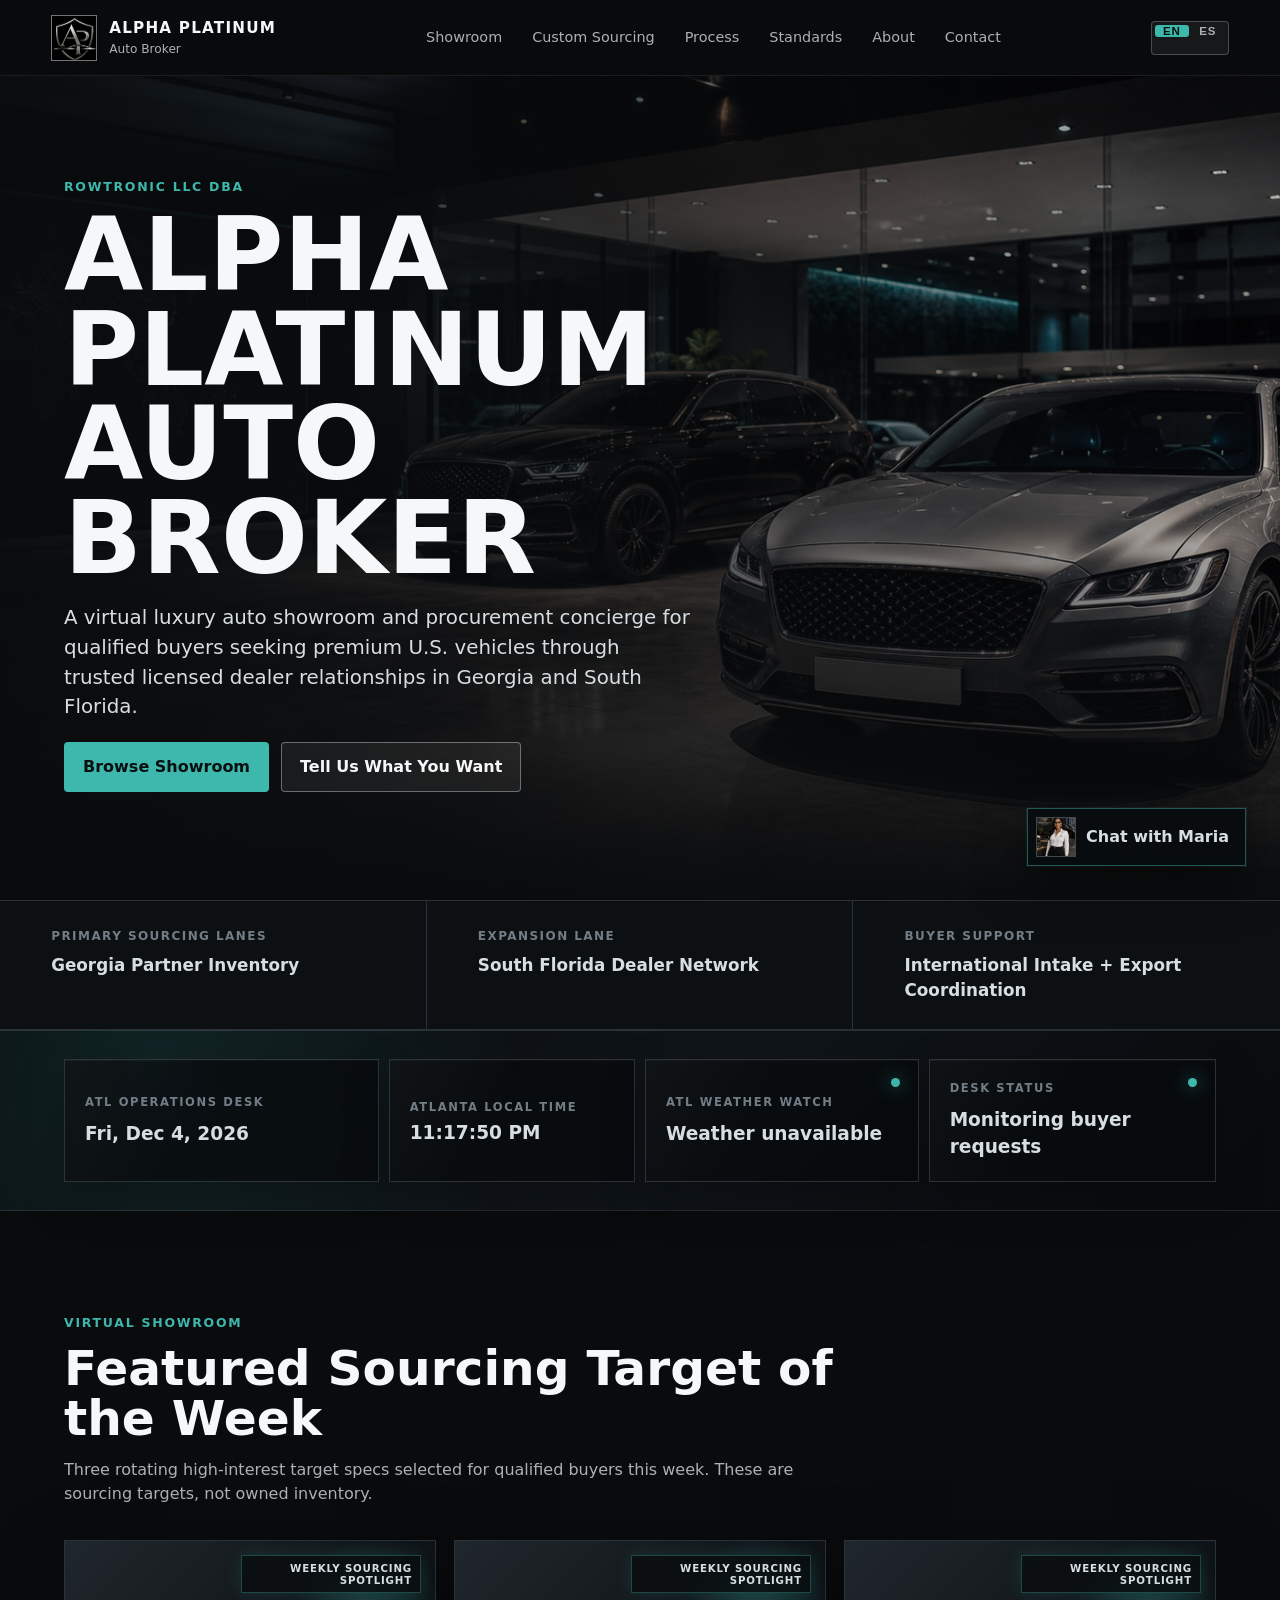
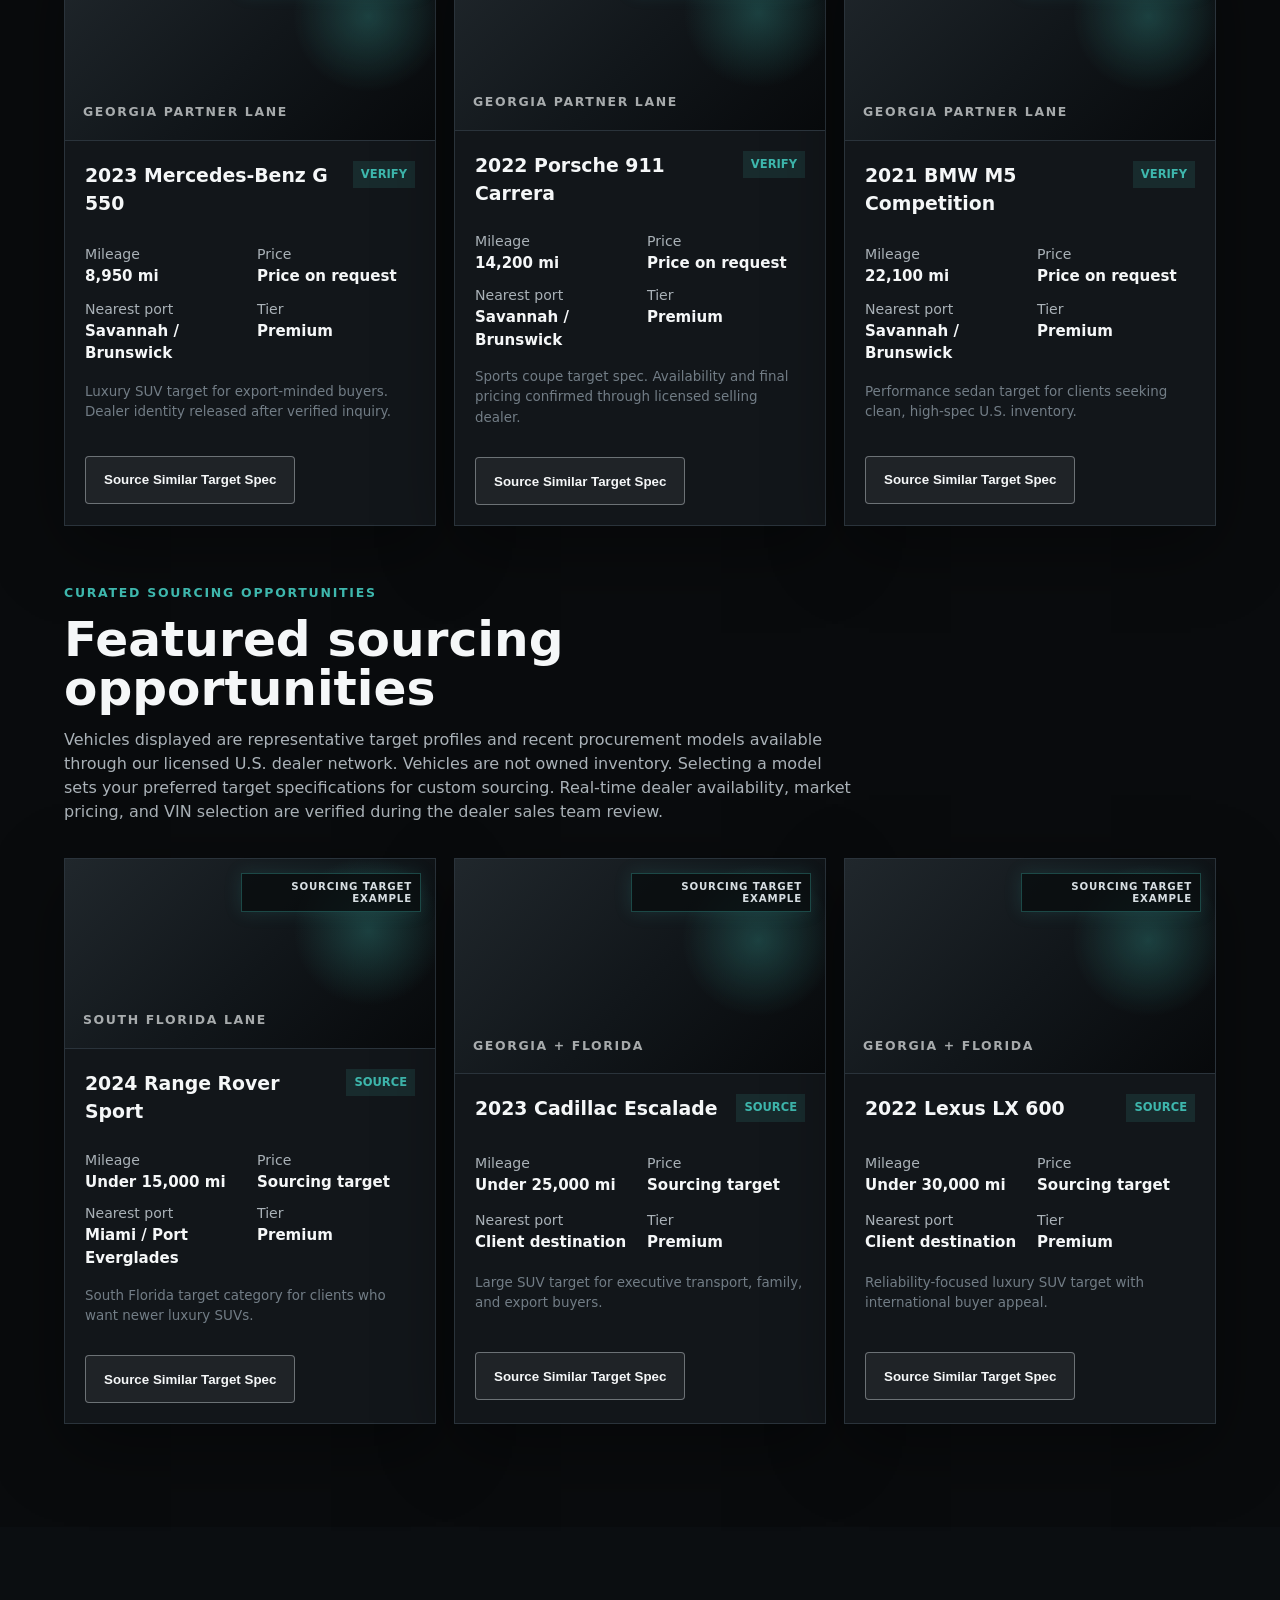
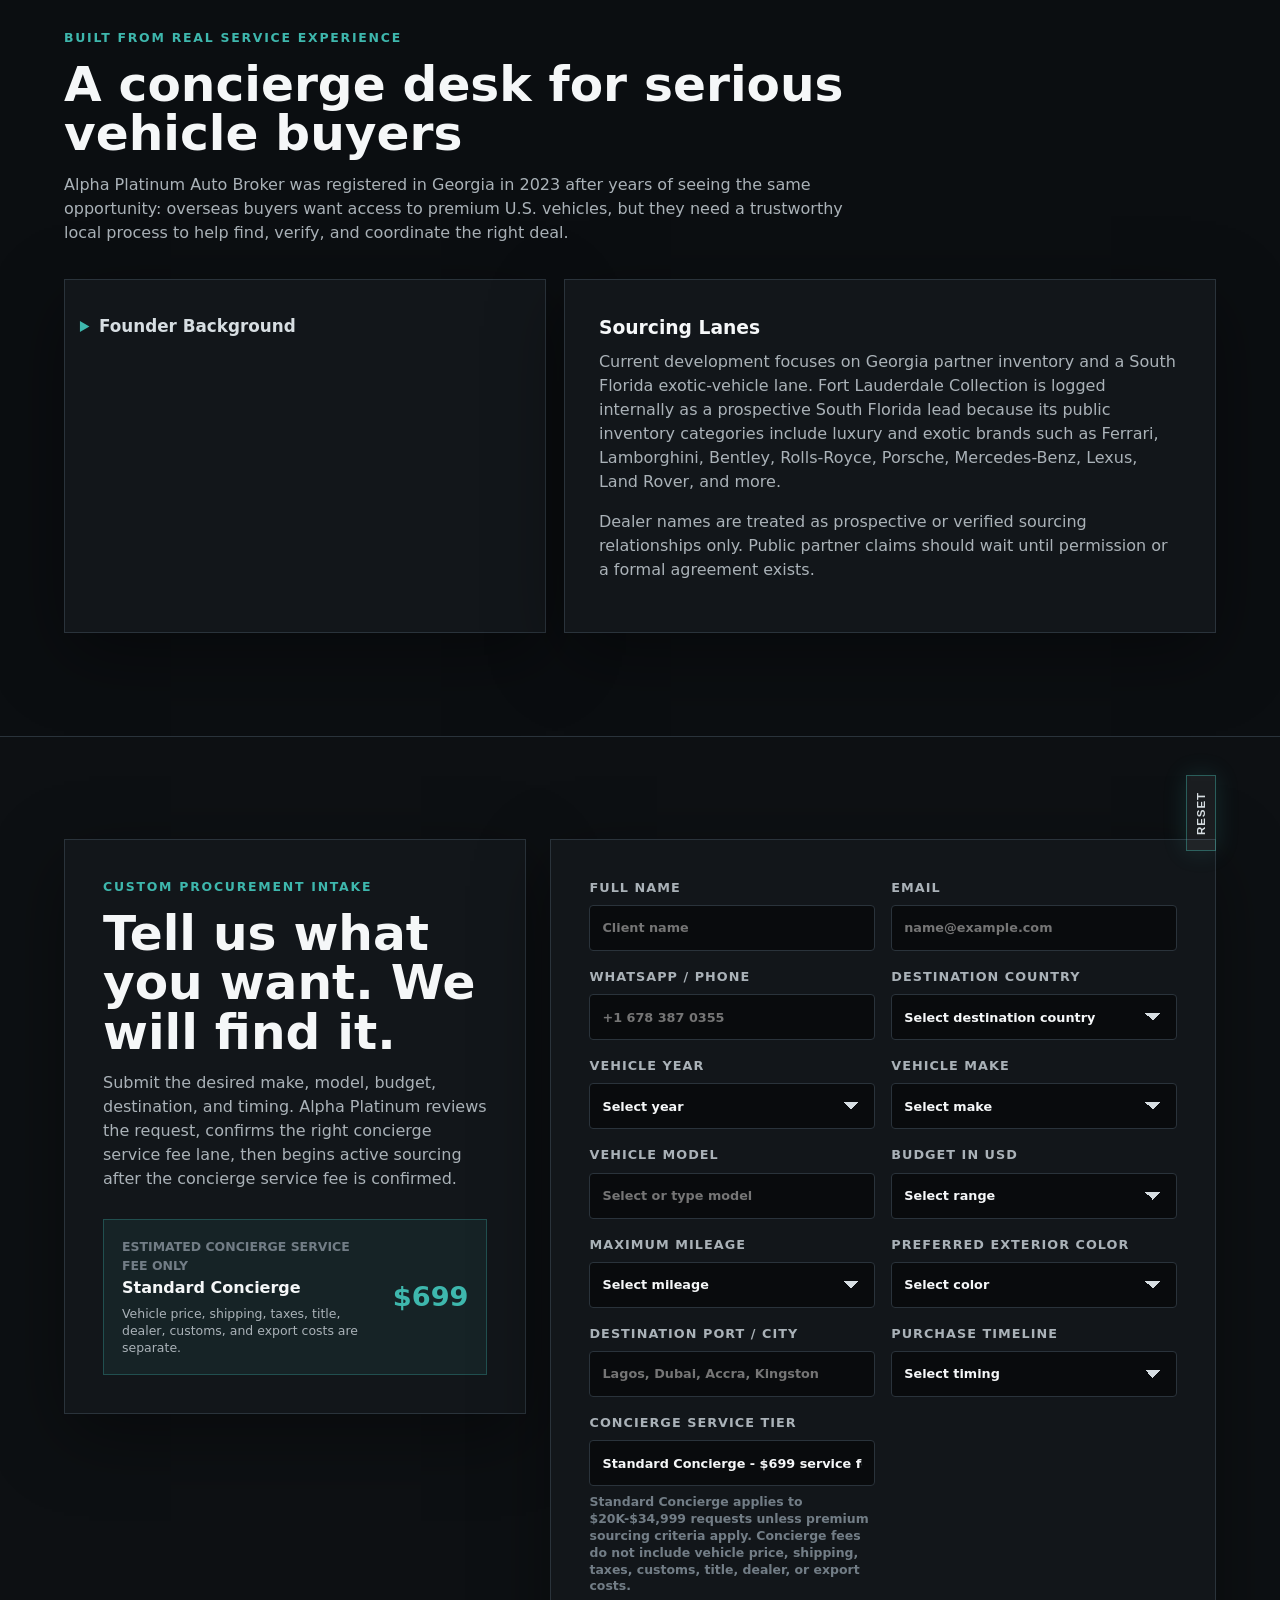
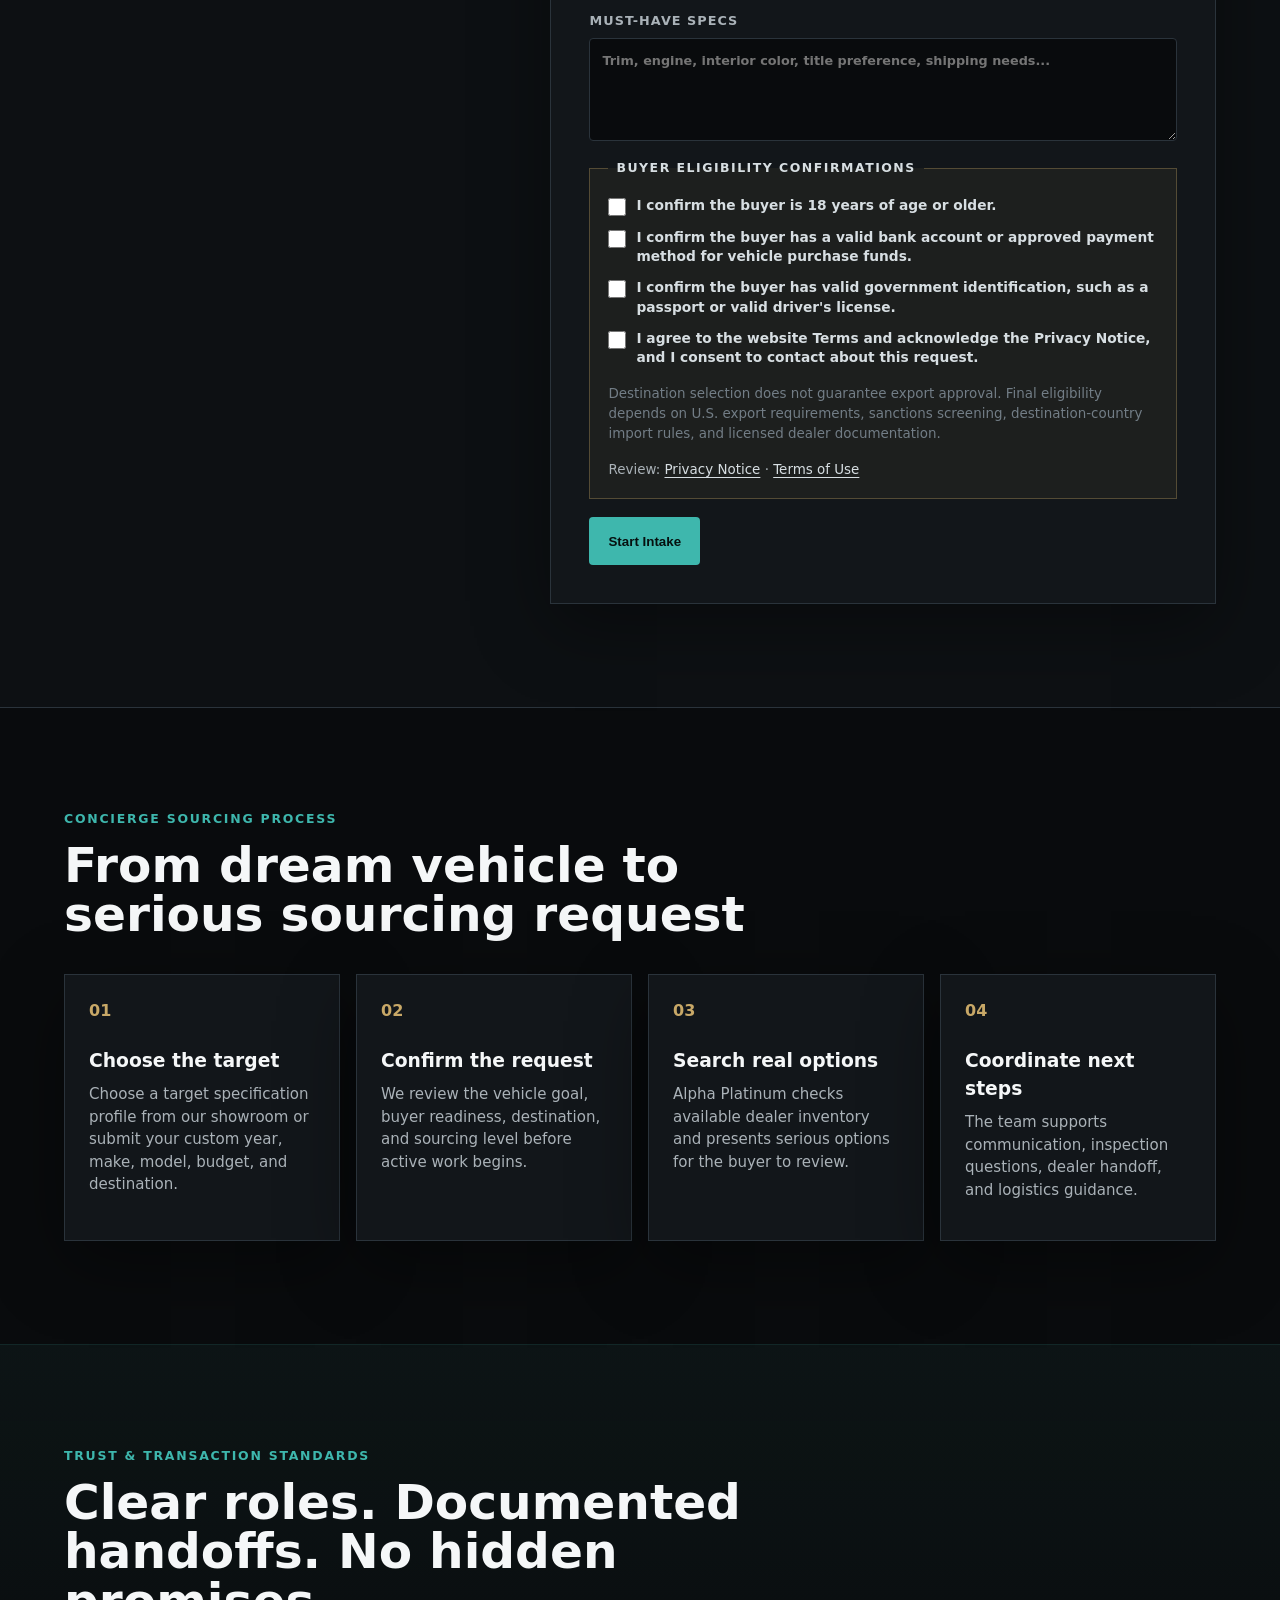
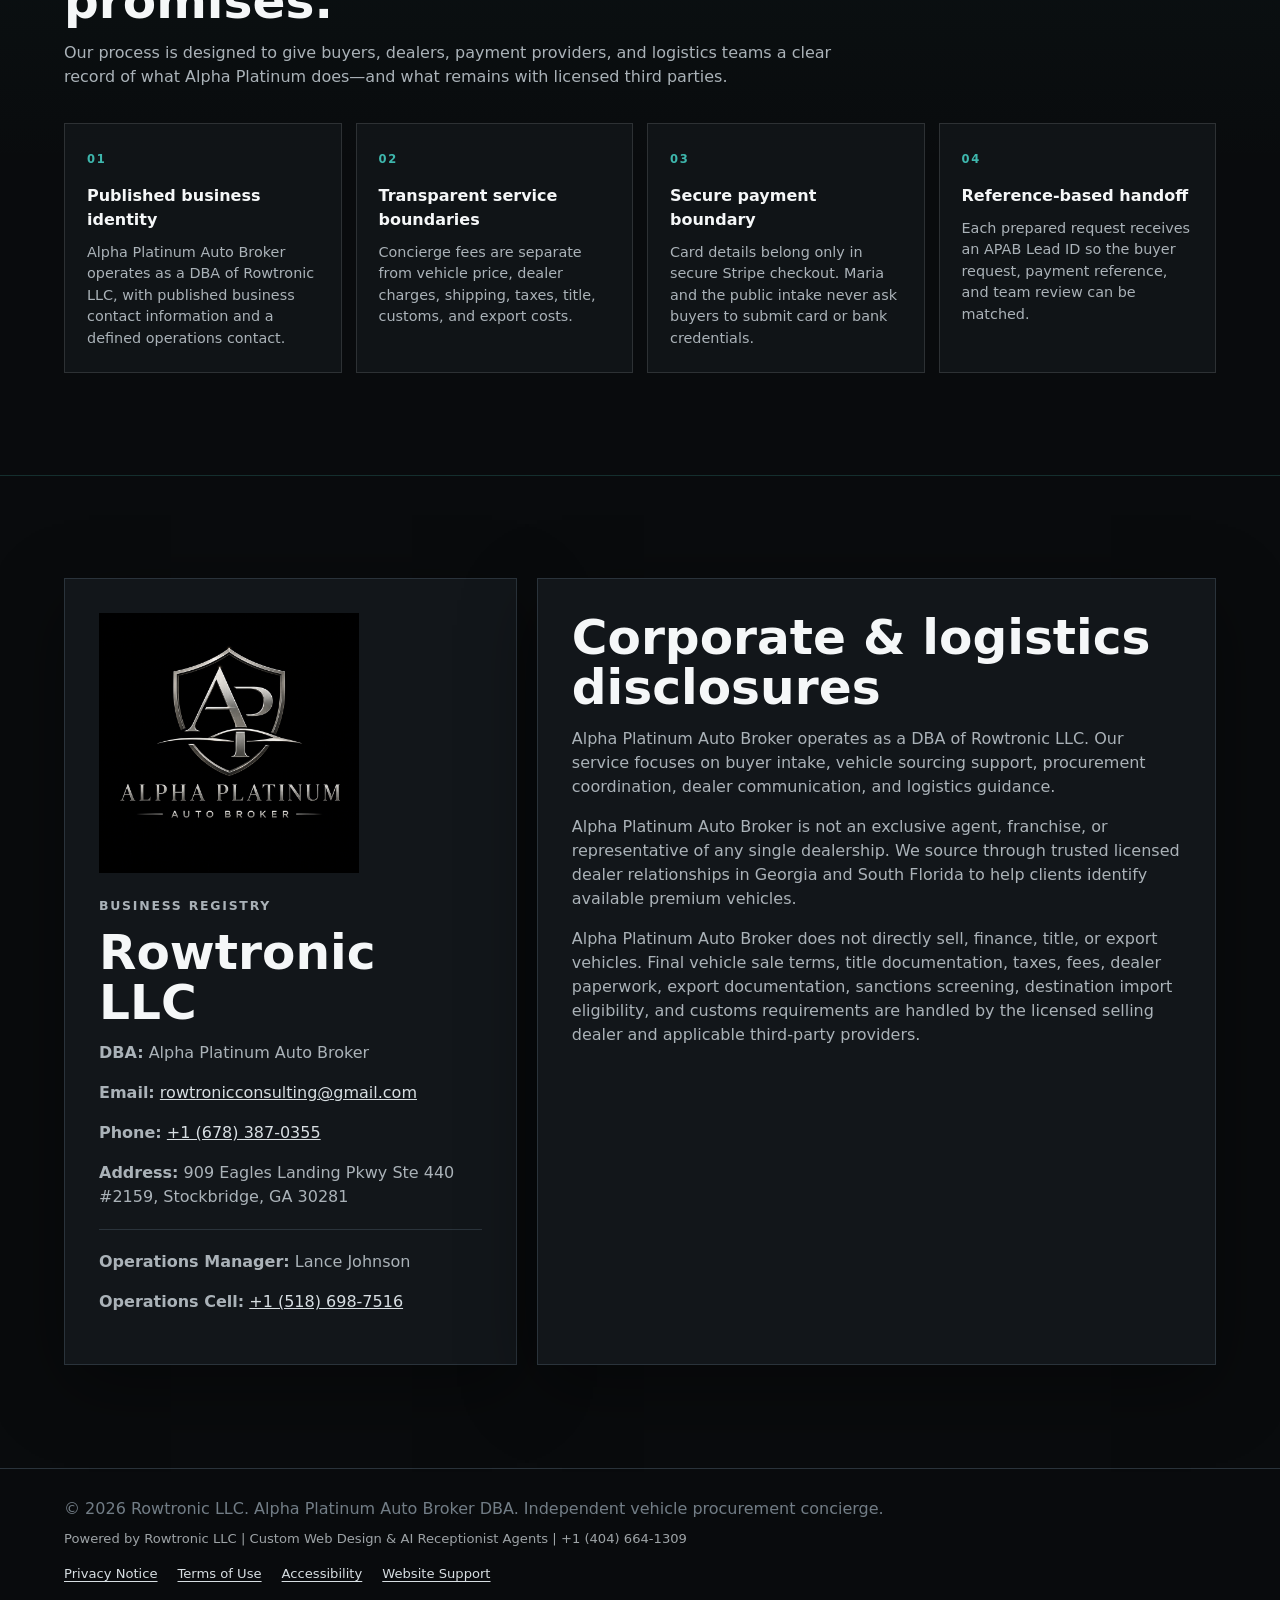
<file: index.html>
<!DOCTYPE html>
<html lang="en">
<head>
  <meta charset="UTF-8">
  <meta name="viewport" content="width=device-width, initial-scale=1.0">
  <title>Alpha Platinum Auto Broker | Premium Vehicle Procurement Concierge</title>
  <meta name="description" content="Alpha Platinum Auto Broker helps qualified buyers source premium U.S. vehicles through licensed dealer relationships in Georgia and South Florida.">
  <meta name="theme-color" content="#090b0d">
  <meta name="referrer" content="strict-origin-when-cross-origin">
  <meta name="robots" content="index,follow,max-image-preview:large">
  <meta property="og:type" content="website">
  <meta property="og:site_name" content="Alpha Platinum Auto Broker">
  <meta property="og:title" content="Alpha Platinum Auto Broker | Premium Vehicle Procurement Concierge">
  <meta property="og:description" content="Premium U.S. vehicle sourcing support for qualified domestic and international buyers.">
  <meta property="og:url" content="https://alphaplatinumautobroker.com/">
  <meta property="og:image" content="https://alphaplatinumautobroker.com/showroom-hero.png">
  <meta name="twitter:card" content="summary_large_image">
  <link rel="canonical" href="https://alphaplatinumautobroker.com/">
  <link rel="icon" type="image/png" href="alpha-platinum-mark.png">
  <link rel="manifest" href="site.webmanifest">
  <link rel="preload" href="showroom-hero.png" as="image">
  <link rel="stylesheet" href="styles.css?v=20261016-institution-ready">
</head>
<body>
  <a class="skip-link" href="#main-content">Skip to main content</a>
  <header class="topbar">
    <a class="brand" href="#main-content" aria-label="Alpha Platinum Auto Broker home">
      <span class="brand-mark">
        <img src="alpha-platinum-mark.png" alt="" aria-hidden="true">
      </span>
      <span>
        <strong>Alpha Platinum</strong>
        <small>Auto Broker</small>
      </span>
    </a>
    <nav class="nav" aria-label="Main navigation">
      <a href="#showroom">Showroom</a>
      <a href="#source">Custom Sourcing</a>
      <a href="#process">Process</a>
      <a href="#standards">Standards</a>
      <a href="#about">About</a>
      <a href="#contact">Contact</a>
    </nav>
    <button class="language-toggle" type="button" aria-label="Language toggle">
      <span class="active" data-lang="en">EN</span>
      <span data-lang="es">ES</span>
    </button>
  </header>

  <main id="main-content">
    <section class="hero" aria-labelledby="hero-title">
      <img class="hero-image" src="showroom-hero.png" alt="Dark premium vehicle showroom with luxury cars">
      <div class="hero-overlay"></div>
      <div class="hero-content">
        <p class="eyebrow">Rowtronic LLC DBA</p>
        <h1 id="hero-title">Alpha Platinum Auto Broker</h1>
        <p class="hero-copy">A virtual luxury auto showroom and procurement concierge for qualified buyers seeking premium U.S. vehicles through trusted licensed dealer relationships in Georgia and South Florida.</p>
        <div class="hero-actions">
          <a class="button primary" href="#showroom">Browse Showroom</a>
          <a class="button secondary" href="#source">Tell Us What You Want</a>
        </div>
      </div>
    </section>

    <section class="region-strip" aria-label="Service regions">
      <div>
        <span>Primary sourcing lanes</span>
        <strong>Georgia Partner Inventory</strong>
      </div>
      <div>
        <span>Expansion lane</span>
        <strong>South Florida Dealer Network</strong>
      </div>
      <div>
        <span>Buyer support</span>
        <strong>International Intake + Export Coordination</strong>
      </div>
    </section>

    <section class="atl-widget" aria-label="Atlanta operations desk time and weather">
      <div class="atl-widget-panel atl-widget-head">
        <span id="atlWidgetLabel">ATL operations desk</span>
        <strong id="atlDate">Loading date...</strong>
      </div>
      <div class="atl-widget-panel atl-time-panel">
        <span id="atlTimeLabel">Atlanta local time</span>
        <strong id="atlTime">--:--</strong>
      </div>
      <div class="atl-widget-panel atl-weather-panel">
        <span id="atlWeatherLabel">ATL weather watch</span>
        <strong id="atlWeather">Checking...</strong>
      </div>
      <div class="atl-widget-panel atl-status-panel">
        <span id="atlStatusLabel">Desk status</span>
        <strong id="atlStatus">Monitoring buyer requests</strong>
      </div>
    </section>

    <section class="section" id="showroom">
      <div class="section-heading">
        <p class="eyebrow" id="showroomEyebrow">Virtual Showroom</p>
        <h2 id="weeklyTitle">Featured Sourcing Target of the Week</h2>
        <p id="weeklyCopy">Three rotating high-interest target specs selected for qualified buyers this week. These are sourcing targets, not owned inventory.</p>
      </div>
      <div class="inventory-grid weekly-grid" id="weeklyGrid" aria-live="polite"></div>
      <div class="section-heading showroom-secondary-heading">
        <p class="eyebrow" id="opportunityEyebrow">Curated Sourcing Opportunities</p>
        <h2 id="showroomTitle">Featured sourcing opportunities</h2>
        <p id="showroomDisclaimer">Vehicles displayed are representative target profiles and recent procurement models available through our licensed U.S. dealer network. Vehicles are not owned inventory. Selecting a model sets your preferred target specifications for custom sourcing. Real-time dealer availability, market pricing, and VIN selection are verified during the dealer sales team review.</p>
      </div>
      <div class="inventory-grid" id="inventoryGrid" aria-live="polite"></div>
    </section>

    <section class="section about-section" id="about">
      <div class="section-heading">
        <p class="eyebrow">Built From Real Service Experience</p>
        <h2>A concierge desk for serious vehicle buyers</h2>
        <p>Alpha Platinum Auto Broker was registered in Georgia in 2023 after years of seeing the same opportunity: overseas buyers want access to premium U.S. vehicles, but they need a trustworthy local process to help find, verify, and coordinate the right deal.</p>
      </div>
      <div class="about-grid">
        <details class="about-story">
          <summary>Founder Background</summary>
          <div>
            <p>The foundation is more than 25 years of customer service, logistics, field support, and dispatch experience across New York, South Florida, and Atlanta. That includes bus operations with Adirondack and New York Transit in Albany, nine years as a Dish Network installer and lead technician in South Florida, and more than 16 years as a technician and dispatcher with Prime Rangers Inc. in Atlanta.</p>
            <p>The original spark came from a 2018 ATL Airport ride conversation about international demand for American vehicles. The business sat quiet after registration, then came back to life in 2026 as high-end dealer inventory started appearing through trusted local relationships.</p>
          </div>
        </details>
        <article class="partner-lanes">
          <h3>Sourcing Lanes</h3>
          <p>Current development focuses on Georgia partner inventory and a South Florida exotic-vehicle lane. Fort Lauderdale Collection is logged internally as a prospective South Florida lead because its public inventory categories include luxury and exotic brands such as Ferrari, Lamborghini, Bentley, Rolls-Royce, Porsche, Mercedes-Benz, Lexus, Land Rover, and more.</p>
          <p>Dealer names are treated as prospective or verified sourcing relationships only. Public partner claims should wait until permission or a formal agreement exists.</p>
        </article>
      </div>
    </section>

    <section class="split-section" id="source">
      <div class="source-panel">
        <p class="eyebrow">Custom Procurement Intake</p>
        <h2>Tell us what you want. We will find it.</h2>
        <p>Submit the desired make, model, budget, destination, and timing. Alpha Platinum reviews the request, confirms the right concierge service fee lane, then begins active sourcing after the concierge service fee is confirmed.</p>
        <div class="fee-box">
          <div>
            <span>Estimated concierge service fee only</span>
            <strong id="feeLabel">Standard Concierge</strong>
            <small id="feeBoundary">Vehicle price, shipping, taxes, title, dealer, customs, and export costs are separate.</small>
          </div>
          <strong id="feeAmount">$699</strong>
        </div>
      </div>

      <form class="intake-form" id="intakeForm">
        <div class="form-grid">
          <label>
            Full name
            <input id="fullName" name="fullName" autocomplete="name" required placeholder="Client name">
          </label>
          <label>
            Email
            <input id="email" name="email" type="email" autocomplete="email" required placeholder="name@example.com">
          </label>
          <label>
            WhatsApp / phone
            <input id="phone" name="phone" type="tel" autocomplete="tel" required placeholder="+1 678 387 0355">
          </label>
          <label>
            Destination country
            <select id="country" name="country" autocomplete="country-name" required>
              <option value="">Select destination country</option>
            </select>
          </label>
          <label>
            Vehicle year
            <select id="vehicleYear" name="vehicleYear" required>
              <option value="">Select year</option>
              <option>2027</option>
              <option>2026</option>
              <option>2025</option>
              <option>2024</option>
              <option>2023</option>
              <option>2022</option>
              <option>2021</option>
              <option>2020</option>
              <option>2019</option>
            </select>
          </label>
          <label>
            Vehicle make
            <select id="vehicleMake" name="vehicleMake" required>
              <option value="">Select make</option>
            </select>
          </label>
          <label>
            Vehicle model
            <input id="vehicleModel" name="vehicleModel" list="modelOptions" required placeholder="Select or type model">
            <datalist id="modelOptions"></datalist>
          </label>
          <label>
            Budget in USD
            <select id="budget" name="budget" required>
              <option value="">Select range</option>
              <option>$20,000 - $34,999</option>
              <option>$35,000 - $60,000</option>
              <option>$60,000 - $120,000</option>
              <option>$120,000+ team review</option>
            </select>
          </label>
          <label>
            Maximum mileage
            <select id="maxMileage" name="maxMileage" required>
              <option value="">Select mileage</option>
              <option value="15000">Under 15,000 mi</option>
              <option value="25000">Under 25,000 mi</option>
              <option value="40000">Under 40,000 mi</option>
              <option value="60000">Under 60,000 mi</option>
              <option value="any">Flexible</option>
            </select>
          </label>
          <label>
            Preferred exterior color
            <select id="vehicleColor" name="vehicleColor" required>
              <option value="">Select color</option>
            </select>
          </label>
          <label id="customColorWrap" class="hidden-field">
            Custom color
            <input id="customColor" name="customColor" placeholder="Type preferred color">
          </label>
          <label>
            Destination port / city
            <input id="destination" name="destination" required placeholder="Lagos, Dubai, Accra, Kingston">
          </label>
          <label>
            Purchase timeline
            <select id="timeline" name="timeline" required>
              <option value="">Select timing</option>
              <option>Ready now</option>
              <option>Within 14 days</option>
              <option>Within 30 days</option>
              <option>Researching options</option>
            </select>
          </label>
          <label>
            <span id="tierLabel">Concierge service fee lane</span>
            <input id="tierDisplay" class="readonly-tier" type="text" readonly value="Standard Concierge - $699 service fee only" aria-describedby="tierReason">
            <input id="tier" name="tier" type="hidden" value="standard">
            <span class="tier-note" id="tierReason">Fee lane is calculated from budget, destination, vehicle class, and sourcing complexity. Concierge fees do not include vehicle price, shipping, taxes, customs, title, dealer, or export costs.</span>
          </label>
          <label class="wide">
            Must-have specs
            <textarea id="specs" name="specs" rows="4" placeholder="Trim, engine, interior color, title preference, shipping needs..."></textarea>
          </label>
        </div>
        <fieldset class="eligibility-panel">
          <legend>Buyer eligibility confirmations</legend>
          <label class="check-row">
            <input id="ageConfirm" name="ageConfirm" type="checkbox" required>
            <span>I confirm the buyer is 18 years of age or older.</span>
          </label>
          <label class="check-row">
            <input id="bankConfirm" name="bankConfirm" type="checkbox" required>
            <span>I confirm the buyer has a valid bank account or approved payment method for vehicle purchase funds.</span>
          </label>
          <label class="check-row">
            <input id="idConfirm" name="idConfirm" type="checkbox" required>
            <span>I confirm the buyer has valid government identification, such as a passport or valid driver's license.</span>
          </label>
          <label class="check-row">
            <input id="privacyConsent" name="privacyConsent" type="checkbox" required>
            <span id="privacyConsentLabel">I agree to the website Terms and acknowledge the Privacy Notice, and I consent to contact about this request.</span>
          </label>
          <p>Destination selection does not guarantee export approval. Final eligibility depends on U.S. export requirements, sanctions screening, destination-country import rules, and licensed dealer documentation.</p>
          <p class="legal-consent-note"><span id="legalReviewLabel">Review:</span> <a id="privacyNoticeLink" href="privacy.html">Privacy Notice</a> · <a id="termsLink" href="terms.html">Terms of Use</a></p>
        </fieldset>
        <div class="form-actions">
          <button class="button primary" type="submit">Start Intake</button>
          <p id="formNote" role="status"></p>
        </div>
      </form>
      <button class="intake-reset-tab" id="intakeResetTab" type="button" aria-label="Reset buyer intake form">Reset</button>
    </section>

    <section class="section process" id="process">
      <div class="section-heading">
        <p class="eyebrow">Concierge Sourcing Process</p>
        <h2>From dream vehicle to serious sourcing request</h2>
      </div>
      <div class="steps">
        <article>
          <span>01</span>
          <h3>Choose the target</h3>
          <p>Select a showroom vehicle or tell us the exact year, make, model, budget, mileage, color, and destination you want.</p>
        </article>
        <article>
          <span>02</span>
          <h3>Confirm the request</h3>
          <p>We review the vehicle goal, buyer readiness, destination, and sourcing level before active work begins.</p>
        </article>
        <article>
          <span>03</span>
          <h3>Search real options</h3>
          <p>Alpha Platinum checks available dealer inventory and presents serious options for the buyer to review.</p>
        </article>
        <article>
          <span>04</span>
          <h3>Coordinate next steps</h3>
          <p>The team supports communication, inspection questions, dealer handoff, and logistics guidance.</p>
        </article>
      </div>
    </section>

    <section class="section standards-section" id="standards" aria-labelledby="standards-title">
      <div class="section-heading">
        <p class="eyebrow" id="standardsEyebrow">Trust & Transaction Standards</p>
        <h2 id="standards-title">Clear roles. Documented handoffs. No hidden promises.</h2>
        <p id="standardsCopy">Our process is designed to give buyers, dealers, payment providers, and logistics teams a clear record of what Alpha Platinum does—and what remains with licensed third parties.</p>
      </div>
      <div class="standards-grid">
        <article>
          <span>01</span>
          <h3>Published business identity</h3>
          <p>Alpha Platinum Auto Broker operates as a DBA of Rowtronic LLC, with published business contact information and a defined operations contact.</p>
        </article>
        <article>
          <span>02</span>
          <h3>Transparent service boundaries</h3>
          <p>Concierge fees are separate from vehicle price, dealer charges, shipping, taxes, title, customs, and export costs.</p>
        </article>
        <article>
          <span>03</span>
          <h3>Secure payment boundary</h3>
          <p>Card details belong only in secure Stripe checkout. Maria and the public intake never ask buyers to submit card or bank credentials.</p>
        </article>
        <article>
          <span>04</span>
          <h3>Reference-based handoff</h3>
          <p>Each prepared request receives an APAB Lead ID so the buyer request, payment reference, and team review can be matched.</p>
        </article>
      </div>
    </section>

    <section class="section disclosures" id="contact">
      <div class="contact-card">
        <img class="contact-logo" src="alpha-platinum-logo.png" alt="Alpha Platinum Auto Broker logo">
        <p class="eyebrow">Business Registry</p>
        <h2>Rowtronic LLC</h2>
        <p><strong>DBA:</strong> Alpha Platinum Auto Broker</p>
        <p><strong>Email:</strong> <a href="mailto:rowtronicconsulting@gmail.com">rowtronicconsulting@gmail.com</a></p>
        <p><strong>Phone:</strong> <a href="tel:+16783870355">+1 (678) 387-0355</a></p>
        <p><strong>Address:</strong> 909 Eagles Landing Pkwy Ste 440 #2159, Stockbridge, GA 30281</p>
        <hr>
        <p><strong>Operations Manager:</strong> Lance Johnson</p>
        <p><strong>Operations Cell:</strong> <a href="tel:+15186987516">+1 (518) 698-7516</a></p>
      </div>
      <div class="disclosure-copy">
        <h2>Corporate & logistics disclosures</h2>
        <p>Alpha Platinum Auto Broker operates as a DBA of Rowtronic LLC. Our service focuses on buyer intake, vehicle sourcing support, procurement coordination, dealer communication, and logistics guidance.</p>
        <p>Alpha Platinum Auto Broker is not an exclusive agent, franchise, or representative of any single dealership. We source through trusted licensed dealer relationships in Georgia and South Florida to help clients identify available premium vehicles.</p>
        <p>Alpha Platinum Auto Broker does not directly sell, finance, title, or export vehicles. Final vehicle sale terms, title documentation, taxes, fees, dealer paperwork, export documentation, sanctions screening, destination import eligibility, and customs requirements are handled by the licensed selling dealer and applicable third-party providers.</p>
      </div>
    </section>
  </main>

  <button class="maria-launcher" id="mariaLauncher" type="button" aria-label="Chat with Maria">
    <img src="assets/maria-v3-avatar-blueprint.jpg" alt="" aria-hidden="true">
    <span>Chat with Maria</span>
  </button>
  <button class="maria-nudge" id="mariaNudge" type="button" aria-label="Open Maria assistant">
    <span id="mariaNudgeText">Need help choosing? I can prepare your request.</span>
  </button>

  <aside class="maria-popover" id="mariaPopover" aria-live="polite" aria-hidden="true">
    <div class="maria-widget-card" role="dialog" aria-modal="false" aria-labelledby="mariaWidgetTitle">
      <div class="maria-top-actions">
        <button class="maria-reset" id="mariaReset" type="button" aria-label="Reset Maria assistant">Reset</button>
        <button class="maria-close" id="mariaClose" type="button" aria-label="Close Maria assistant">X</button>
      </div>
      <div class="maria-widget-head">
        <img src="assets/maria-v3-avatar-blueprint.jpg" alt="Maria, Alpha Platinum AI receptionist">
        <div>
          <p class="eyebrow" id="mariaWidgetKicker">Alpha Platinum concierge</p>
          <h2 id="mariaWidgetTitle">Need help choosing?</h2>
          <p id="mariaWidgetMessage">Maria can collect your vehicle request and prepare it clearly for the Alpha Platinum team.</p>
          <div class="maria-status">
            <i aria-hidden="true"></i>
            <strong id="mariaWidgetState">Ready</strong>
          </div>
          <p class="maria-lead-id"><span id="mariaLeadLabel">Lead ID</span>: <strong id="mariaLeadId">APAB-preview</strong></p>
        </div>
      </div>
      <form class="maria-widget-form" id="mariaWidgetForm">
        <div class="maria-conversation" id="mariaConversation" aria-live="polite"></div>
        <div class="maria-step-meter" aria-hidden="true">
          <span id="mariaStepLabel">Step 1 of 8</span>
          <i><b id="mariaStepProgress"></b></i>
        </div>
        <label data-maria-step="name"><span id="mariaNameLabel">Full name</span><input id="mariaName" name="name" autocomplete="name" placeholder="Client name"></label>
        <label data-maria-step="vehicle"><span id="mariaVehicleLabel">What vehicle are you looking for?</span><input id="mariaVehicle" name="vehicle" placeholder="2024 Mercedes-Benz G-Class"></label>
        <div class="maria-field-row" data-maria-step="destination">
          <label><span id="mariaDestinationLabel">Destination</span><input id="mariaDestination" name="destination" placeholder="Jamaica"></label>
          <label><span id="mariaBudgetLabel">Budget</span><input id="mariaBudget" name="budget" placeholder="$75,000"></label>
        </div>
        <label data-maria-step="address"><span id="mariaAddressLabel">Address / destination details</span><input id="mariaAddress" name="address" autocomplete="street-address" placeholder="Kingston, Jamaica"></label>
        <div class="maria-field-row" data-maria-step="mileage">
          <label><span id="mariaMileageLabel">Maximum mileage</span><input id="mariaMileage" name="mileage" placeholder="Under 25,000 mi"></label>
          <label>
            <span id="mariaTimelineLabel">Timeline</span>
            <select id="mariaTimeline" name="timeline">
              <option>Ready now</option>
              <option>Within 14 days</option>
              <option>Within 30 days</option>
              <option>Researching options</option>
            </select>
          </label>
        </div>
        <label data-maria-step="contact"><span id="mariaContactLabel">Email or WhatsApp</span><input id="mariaContact" name="contact" autocomplete="email" placeholder="name@example.com"></label>
        <label data-maria-step="question"><span id="mariaQuestionLabel">Anything else Maria should add?</span><textarea id="mariaQuestion" name="question" rows="3" placeholder="Trim, color, shipping needs, timing..."></textarea></label>
        <div class="maria-confirm-card" data-maria-step="confirm">
          <strong id="mariaConfirmTitle">Confirm buyer details</strong>
          <p id="mariaConfirmSummary">Review the buyer name, destination details, and vehicle request before Maria prepares the packet.</p>
          <label class="maria-check-row"><input id="mariaConfirm" name="confirm" type="checkbox"><span id="mariaConfirmLabel">The buyer name and destination details look correct.</span></label>
        </div>
        <label class="maria-check-row" data-maria-step="consent"><input id="mariaConsent" name="consent" type="checkbox"><span id="mariaConsentLabel">I consent to Alpha Platinum / Rowtronic contacting me about this request and acknowledge the Privacy Notice.</span></label>
        <p class="maria-legal-note" data-maria-step="consent"><a href="privacy.html">Privacy Notice</a> · <a href="terms.html">Terms of Use</a></p>
        <div class="maria-step-actions">
          <button class="button secondary" id="mariaBack" type="button">Back</button>
          <button class="button secondary" id="mariaNext" type="button">Next</button>
        </div>
        <button class="button primary full" id="mariaPrepare" type="submit">Prepare buyer request</button>
      </form>
      <section class="maria-widget-result" aria-live="polite">
        <p id="mariaReply">Hi, I'm Maria. Tell me a little about your dream car and I will prepare it clearly for the team.</p>
        <div class="maria-checkout-preview" id="mariaCheckoutPreview">
          <span id="mariaFeeLane">Premium Concierge Service</span>
          <strong id="mariaFeeAmount">$1,499</strong>
          <button class="button secondary full" id="mariaCheckoutButton" type="button">Continue to secure website checkout</button>
          <small id="mariaPaymentNote">This is the concierge service fee only. It does not include vehicle price, shipping, taxes, customs, title, dealer, or export costs. Maria does not collect card details in chat.</small>
        </div>
        <div class="maria-handoff-actions" id="mariaHandoffActions" aria-hidden="true">
          <button class="button secondary full" id="mariaEmailHandoff" type="button" aria-expanded="false" aria-controls="mariaEmailOptions">Email request</button>
          <div id="mariaEmailOptions" class="maria-email-options" hidden>
            <p id="mariaEmailInstructions">Choose your email service, review the request, then press Send there. If no draft opens, copy the request below.</p>
            <p class="maria-email-address">rowtronicconsulting@gmail.com</p>
            <div class="maria-email-links">
              <a class="button secondary" id="mariaGmailHandoff" href="https://mail.google.com/" target="_blank" rel="noopener noreferrer">Open Gmail</a>
              <a class="button secondary" id="mariaMailAppHandoff" href="mailto:rowtronicconsulting@gmail.com">Open email app</a>
            </div>
            <button class="button secondary full" id="mariaCopyRequest" type="button">Copy full request</button>
            <details id="mariaEmailDraftDetails">
              <summary id="mariaEmailDraftLabel">Review full email</summary>
              <textarea id="mariaEmailDraft" readonly rows="7" aria-labelledby="mariaEmailDraftLabel"></textarea>
            </details>
            <p id="mariaEmailStatus" class="maria-email-status" role="status" aria-live="polite"></p>
          </div>
          <a class="button secondary full" id="mariaWhatsAppHandoff" href="https://wa.me/16783870355" target="_blank" rel="noopener noreferrer">Open WhatsApp</a>
        </div>
      </section>
      <div class="maria-widget-actions">
        <a class="button secondary" id="mariaMainIntake" href="#source">Open full intake</a>
        <button class="button secondary" id="mariaSpeak" type="button" hidden>Play Maria intro</button>
      </div>
    </div>
  </aside>

  <footer class="footer">
    <p>&copy; 2026 Rowtronic LLC. Alpha Platinum Auto Broker DBA. Independent vehicle procurement concierge.</p>
    <p id="poweredByLine">Powered by Rowtronic LLC | Custom Web Design & AI Receptionist Agents | +1 (404) 664-1309</p>
    <nav class="footer-links" aria-label="Legal and accessibility">
      <a href="privacy.html">Privacy Notice</a>
      <a href="terms.html">Terms of Use</a>
      <a href="accessibility.html">Accessibility</a>
      <a href="mailto:rowtronicconsulting@gmail.com?subject=Alpha%20Platinum%20Website%20Support">Website Support</a>
    </nav>
  </footer>

  <script src="app.js?v=20261016-institution-ready-v2"></script>
</body>
</html>
</file>
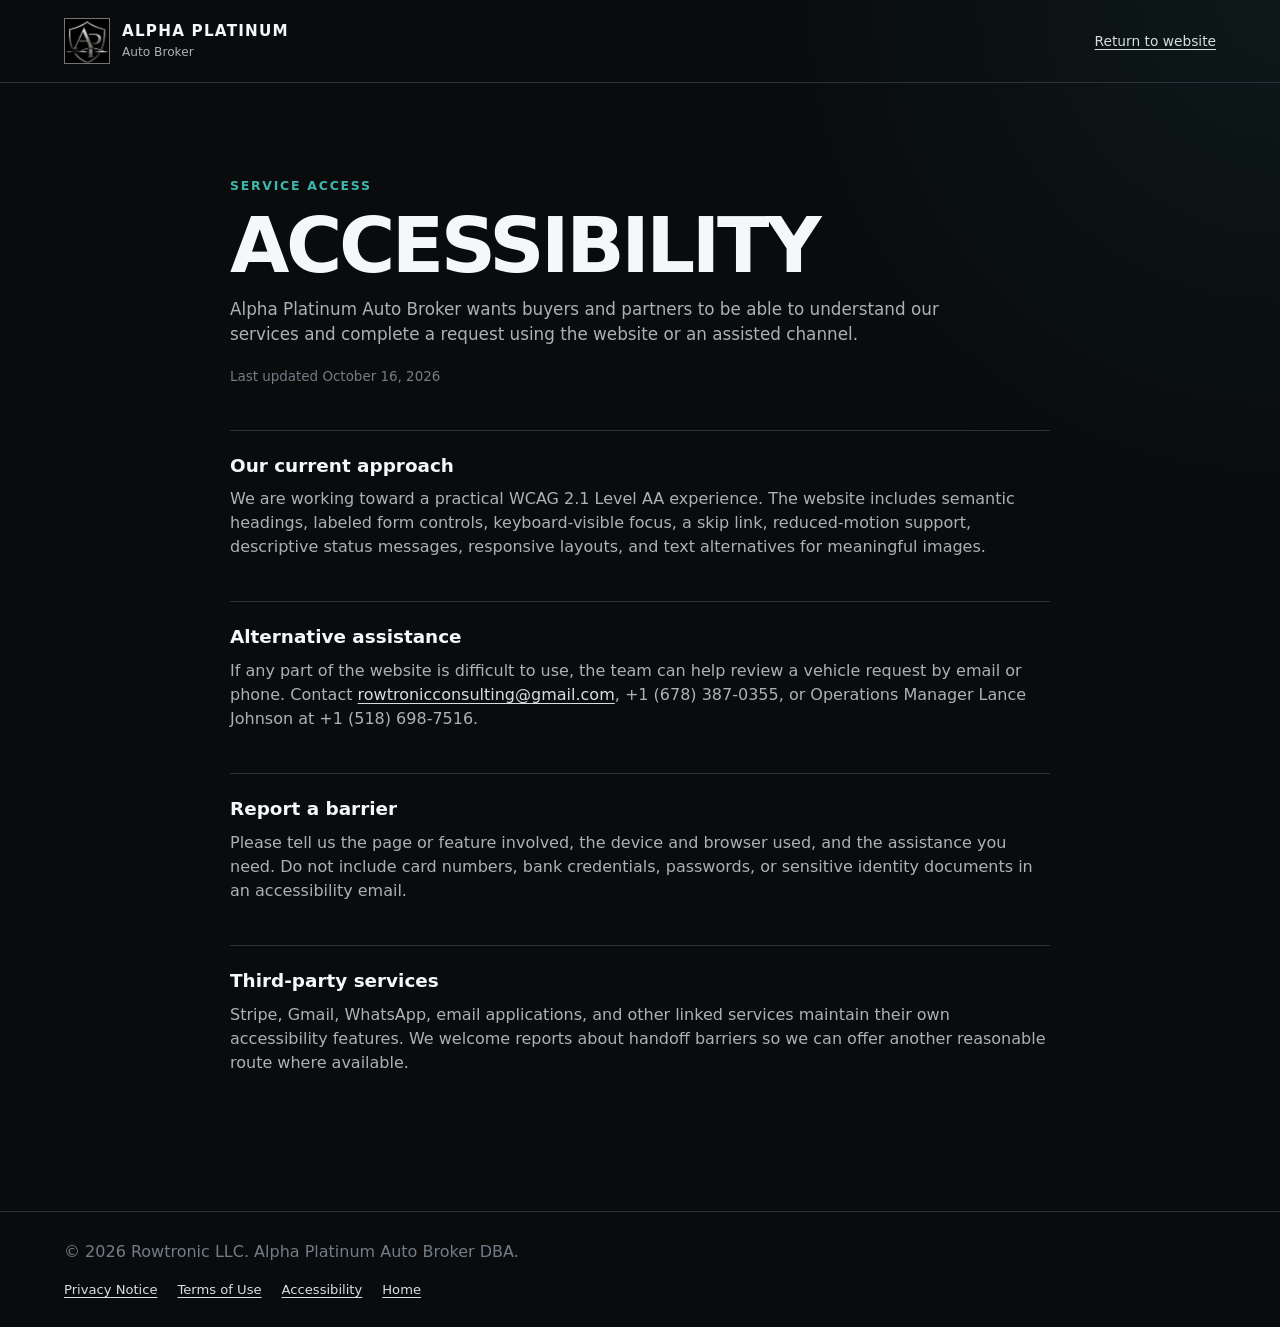
<file: accessibility.html>
<!DOCTYPE html>
<html lang="en">
<head>
  <meta charset="UTF-8">
  <meta name="viewport" content="width=device-width, initial-scale=1.0">
  <title>Accessibility | Alpha Platinum Auto Broker</title>
  <meta name="description" content="Accessibility statement and support contact for Alpha Platinum Auto Broker.">
  <meta name="theme-color" content="#090b0d">
  <meta name="referrer" content="strict-origin-when-cross-origin">
  <link rel="canonical" href="https://alphaplatinumautobroker.com/accessibility.html">
  <link rel="icon" type="image/png" href="alpha-platinum-mark.png">
  <link rel="stylesheet" href="styles.css?v=20261016-institution-ready">
</head>
<body class="policy-page">
  <a class="skip-link" href="#policy-content">Skip to main content</a>
  <header class="policy-header">
    <a class="brand" href="index.html" aria-label="Alpha Platinum Auto Broker home"><span class="brand-mark"><img src="alpha-platinum-mark.png" alt=""></span><span><strong>Alpha Platinum</strong><small>Auto Broker</small></span></a>
    <a href="index.html">Return to website</a>
  </header>
  <main class="policy-main" id="policy-content">
    <p class="eyebrow">Service Access</p>
    <h1>Accessibility</h1>
    <p class="policy-intro">Alpha Platinum Auto Broker wants buyers and partners to be able to understand our services and complete a request using the website or an assisted channel.</p>
    <p class="policy-meta">Last updated October 16, 2026</p>
    <section class="policy-section"><h2>Our current approach</h2><p>We are working toward a practical WCAG 2.1 Level AA experience. The website includes semantic headings, labeled form controls, keyboard-visible focus, a skip link, reduced-motion support, descriptive status messages, responsive layouts, and text alternatives for meaningful images.</p></section>
    <section class="policy-section"><h2>Alternative assistance</h2><p>If any part of the website is difficult to use, the team can help review a vehicle request by email or phone. Contact <a href="mailto:rowtronicconsulting@gmail.com?subject=Alpha%20Platinum%20Accessibility%20Support">rowtronicconsulting@gmail.com</a>, +1 (678) 387-0355, or Operations Manager Lance Johnson at +1 (518) 698-7516.</p></section>
    <section class="policy-section"><h2>Report a barrier</h2><p>Please tell us the page or feature involved, the device and browser used, and the assistance you need. Do not include card numbers, bank credentials, passwords, or sensitive identity documents in an accessibility email.</p></section>
    <section class="policy-section"><h2>Third-party services</h2><p>Stripe, Gmail, WhatsApp, email applications, and other linked services maintain their own accessibility features. We welcome reports about handoff barriers so we can offer another reasonable route where available.</p></section>
  </main>
  <footer class="footer"><p>&copy; 2026 Rowtronic LLC. Alpha Platinum Auto Broker DBA.</p><nav class="footer-links" aria-label="Legal and accessibility"><a href="privacy.html">Privacy Notice</a><a href="terms.html">Terms of Use</a><a href="accessibility.html" aria-current="page">Accessibility</a><a href="index.html">Home</a></nav></footer>
</body>
</html>
</file>
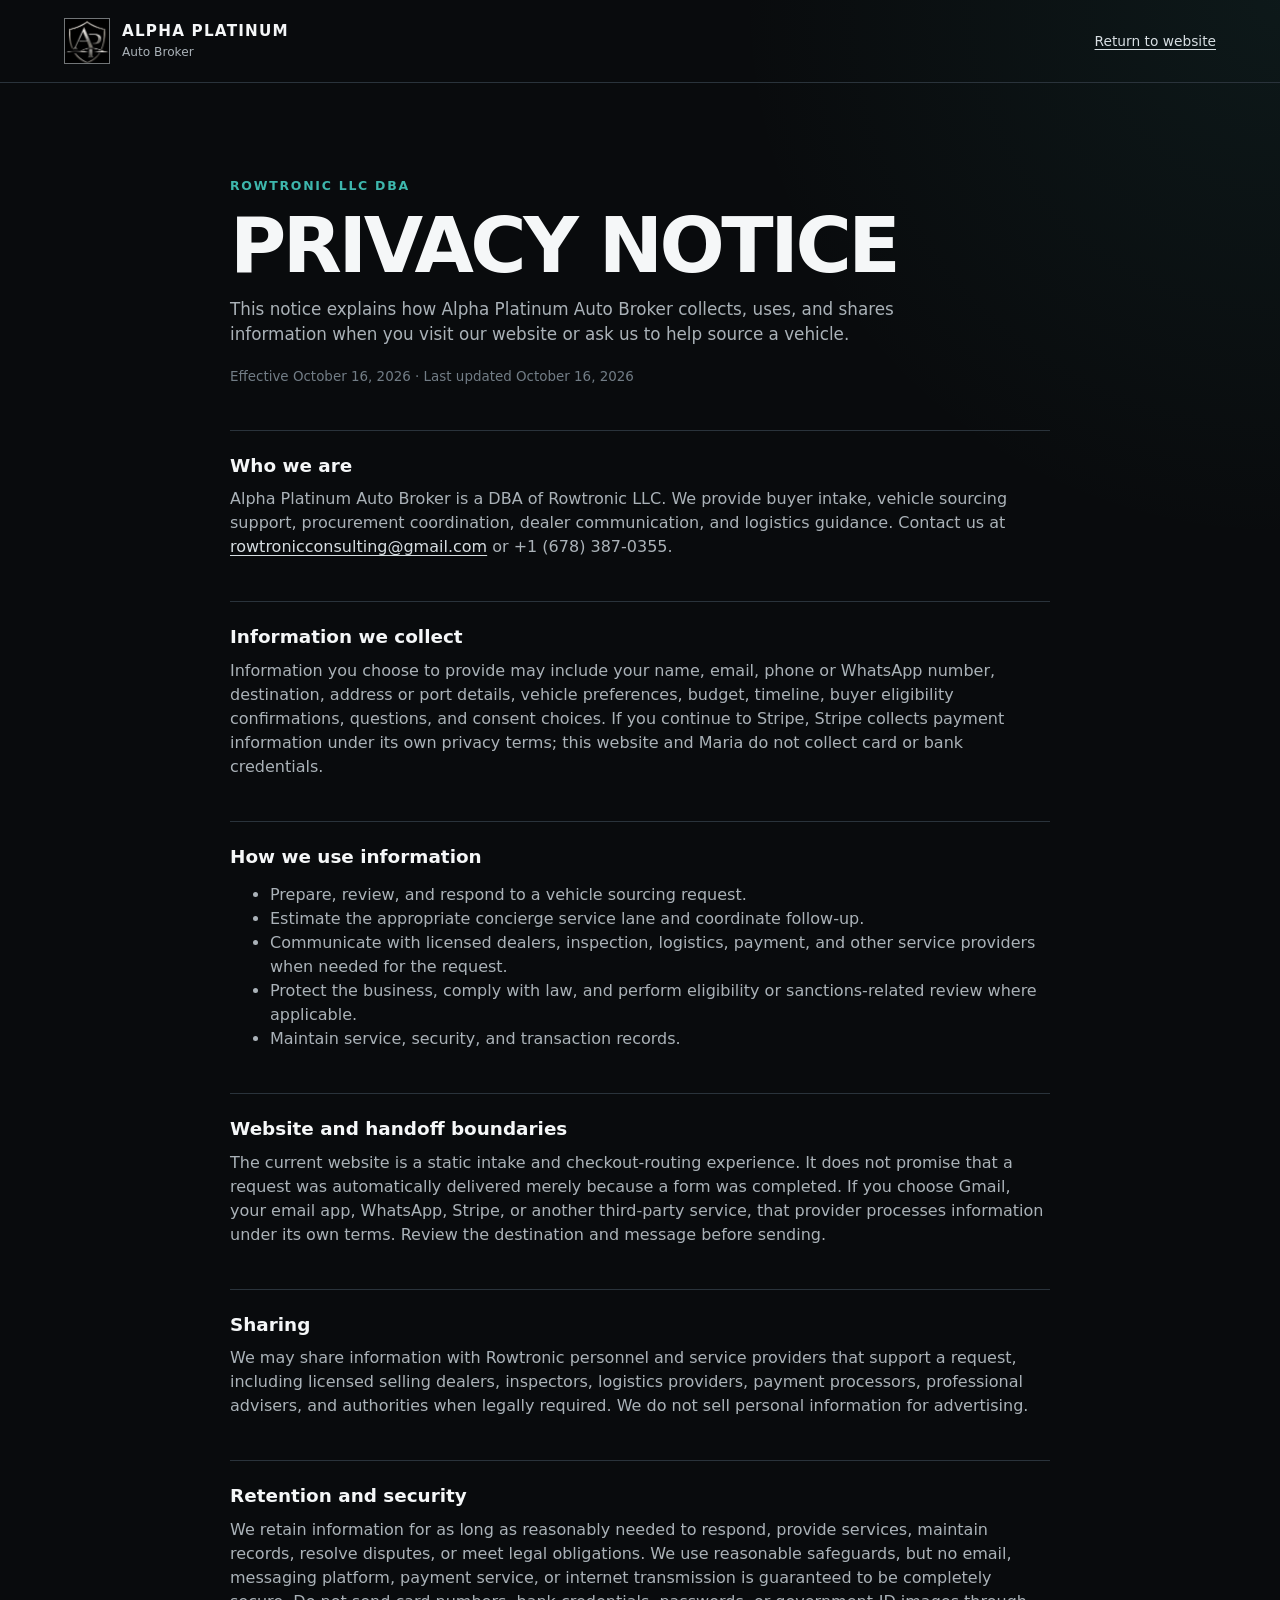
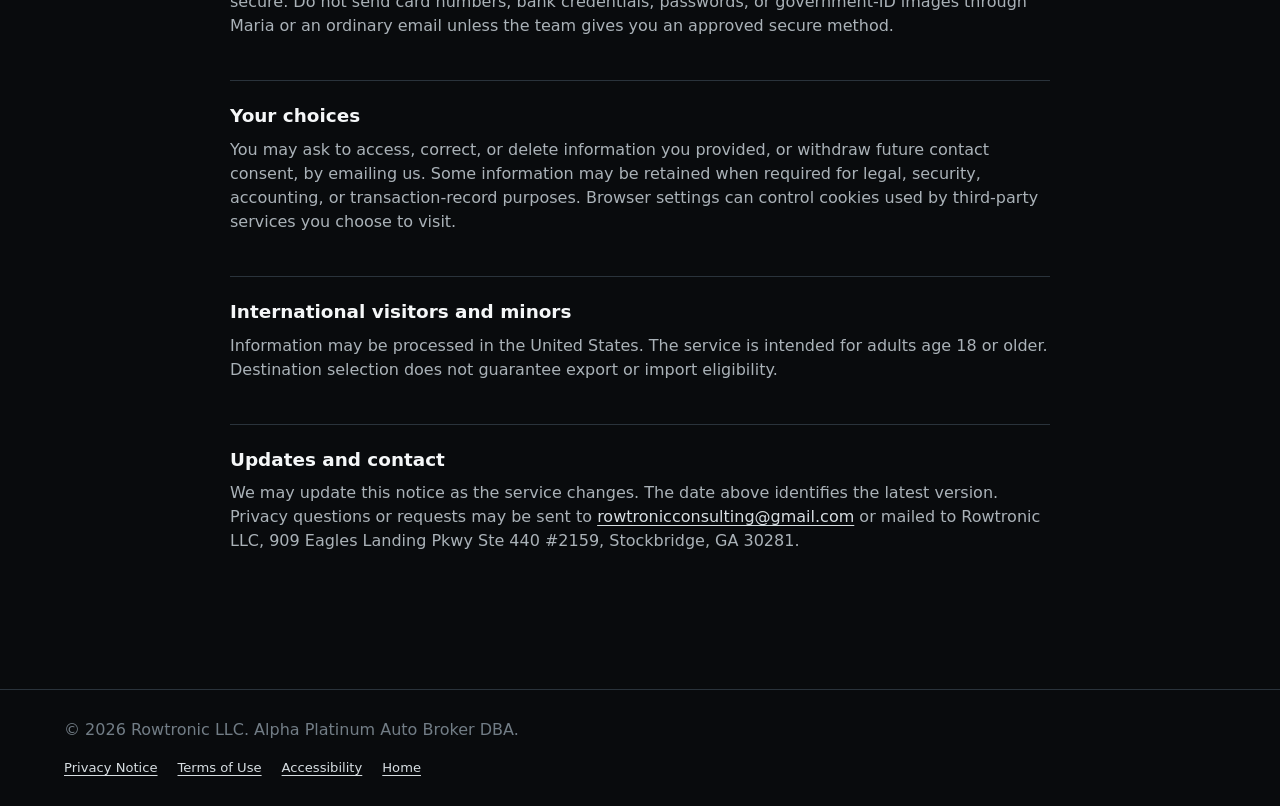
<file: privacy.html>
<!DOCTYPE html>
<html lang="en">
<head>
  <meta charset="UTF-8">
  <meta name="viewport" content="width=device-width, initial-scale=1.0">
  <title>Privacy Notice | Alpha Platinum Auto Broker</title>
  <meta name="description" content="Privacy Notice for Alpha Platinum Auto Broker, a DBA of Rowtronic LLC.">
  <meta name="theme-color" content="#090b0d">
  <meta name="referrer" content="strict-origin-when-cross-origin">
  <link rel="canonical" href="https://alphaplatinumautobroker.com/privacy.html">
  <link rel="icon" type="image/png" href="alpha-platinum-mark.png">
  <link rel="stylesheet" href="styles.css?v=20261016-institution-ready">
</head>
<body class="policy-page">
  <a class="skip-link" href="#policy-content">Skip to main content</a>
  <header class="policy-header">
    <a class="brand" href="index.html" aria-label="Alpha Platinum Auto Broker home">
      <span class="brand-mark"><img src="alpha-platinum-mark.png" alt=""></span>
      <span><strong>Alpha Platinum</strong><small>Auto Broker</small></span>
    </a>
    <a href="index.html">Return to website</a>
  </header>
  <main class="policy-main" id="policy-content">
    <p class="eyebrow">Rowtronic LLC DBA</p>
    <h1>Privacy Notice</h1>
    <p class="policy-intro">This notice explains how Alpha Platinum Auto Broker collects, uses, and shares information when you visit our website or ask us to help source a vehicle.</p>
    <p class="policy-meta">Effective October 16, 2026 · Last updated October 16, 2026</p>

    <section class="policy-section">
      <h2>Who we are</h2>
      <p>Alpha Platinum Auto Broker is a DBA of Rowtronic LLC. We provide buyer intake, vehicle sourcing support, procurement coordination, dealer communication, and logistics guidance. Contact us at <a href="mailto:rowtronicconsulting@gmail.com">rowtronicconsulting@gmail.com</a> or +1 (678) 387-0355.</p>
    </section>
    <section class="policy-section">
      <h2>Information we collect</h2>
      <p>Information you choose to provide may include your name, email, phone or WhatsApp number, destination, address or port details, vehicle preferences, budget, timeline, buyer eligibility confirmations, questions, and consent choices. If you continue to Stripe, Stripe collects payment information under its own privacy terms; this website and Maria do not collect card or bank credentials.</p>
    </section>
    <section class="policy-section">
      <h2>How we use information</h2>
      <ul>
        <li>Prepare, review, and respond to a vehicle sourcing request.</li>
        <li>Estimate the appropriate concierge service lane and coordinate follow-up.</li>
        <li>Communicate with licensed dealers, inspection, logistics, payment, and other service providers when needed for the request.</li>
        <li>Protect the business, comply with law, and perform eligibility or sanctions-related review where applicable.</li>
        <li>Maintain service, security, and transaction records.</li>
      </ul>
    </section>
    <section class="policy-section">
      <h2>Website and handoff boundaries</h2>
      <p>The current website is a static intake and checkout-routing experience. It does not promise that a request was automatically delivered merely because a form was completed. If you choose Gmail, your email app, WhatsApp, Stripe, or another third-party service, that provider processes information under its own terms. Review the destination and message before sending.</p>
    </section>
    <section class="policy-section">
      <h2>Sharing</h2>
      <p>We may share information with Rowtronic personnel and service providers that support a request, including licensed selling dealers, inspectors, logistics providers, payment processors, professional advisers, and authorities when legally required. We do not sell personal information for advertising.</p>
    </section>
    <section class="policy-section">
      <h2>Retention and security</h2>
      <p>We retain information for as long as reasonably needed to respond, provide services, maintain records, resolve disputes, or meet legal obligations. We use reasonable safeguards, but no email, messaging platform, payment service, or internet transmission is guaranteed to be completely secure. Do not send card numbers, bank credentials, passwords, or government-ID images through Maria or an ordinary email unless the team gives you an approved secure method.</p>
    </section>
    <section class="policy-section">
      <h2>Your choices</h2>
      <p>You may ask to access, correct, or delete information you provided, or withdraw future contact consent, by emailing us. Some information may be retained when required for legal, security, accounting, or transaction-record purposes. Browser settings can control cookies used by third-party services you choose to visit.</p>
    </section>
    <section class="policy-section">
      <h2>International visitors and minors</h2>
      <p>Information may be processed in the United States. The service is intended for adults age 18 or older. Destination selection does not guarantee export or import eligibility.</p>
    </section>
    <section class="policy-section">
      <h2>Updates and contact</h2>
      <p>We may update this notice as the service changes. The date above identifies the latest version. Privacy questions or requests may be sent to <a href="mailto:rowtronicconsulting@gmail.com?subject=Alpha%20Platinum%20Privacy%20Request">rowtronicconsulting@gmail.com</a> or mailed to Rowtronic LLC, 909 Eagles Landing Pkwy Ste 440 #2159, Stockbridge, GA 30281.</p>
    </section>
  </main>
  <footer class="footer">
    <p>&copy; 2026 Rowtronic LLC. Alpha Platinum Auto Broker DBA.</p>
    <nav class="footer-links" aria-label="Legal and accessibility"><a href="privacy.html" aria-current="page">Privacy Notice</a><a href="terms.html">Terms of Use</a><a href="accessibility.html">Accessibility</a><a href="index.html">Home</a></nav>
  </footer>
</body>
</html>
</file>
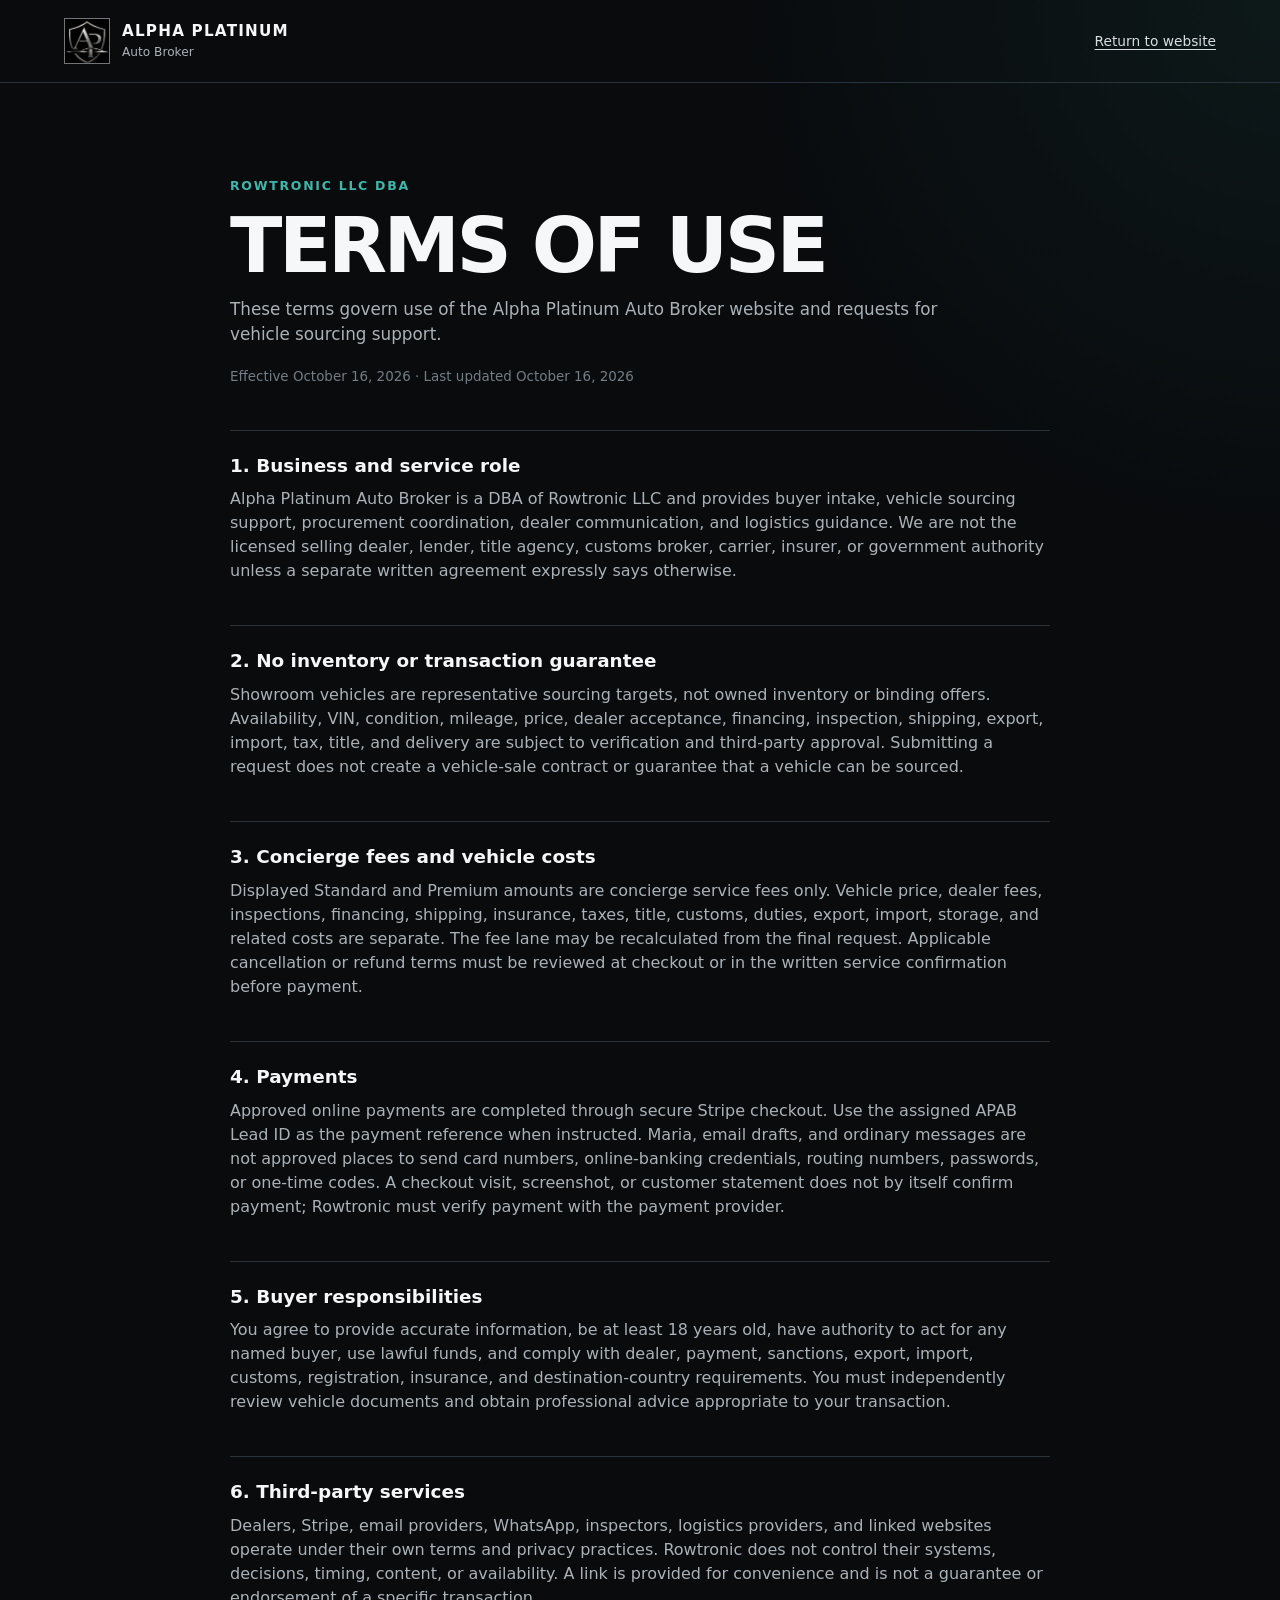
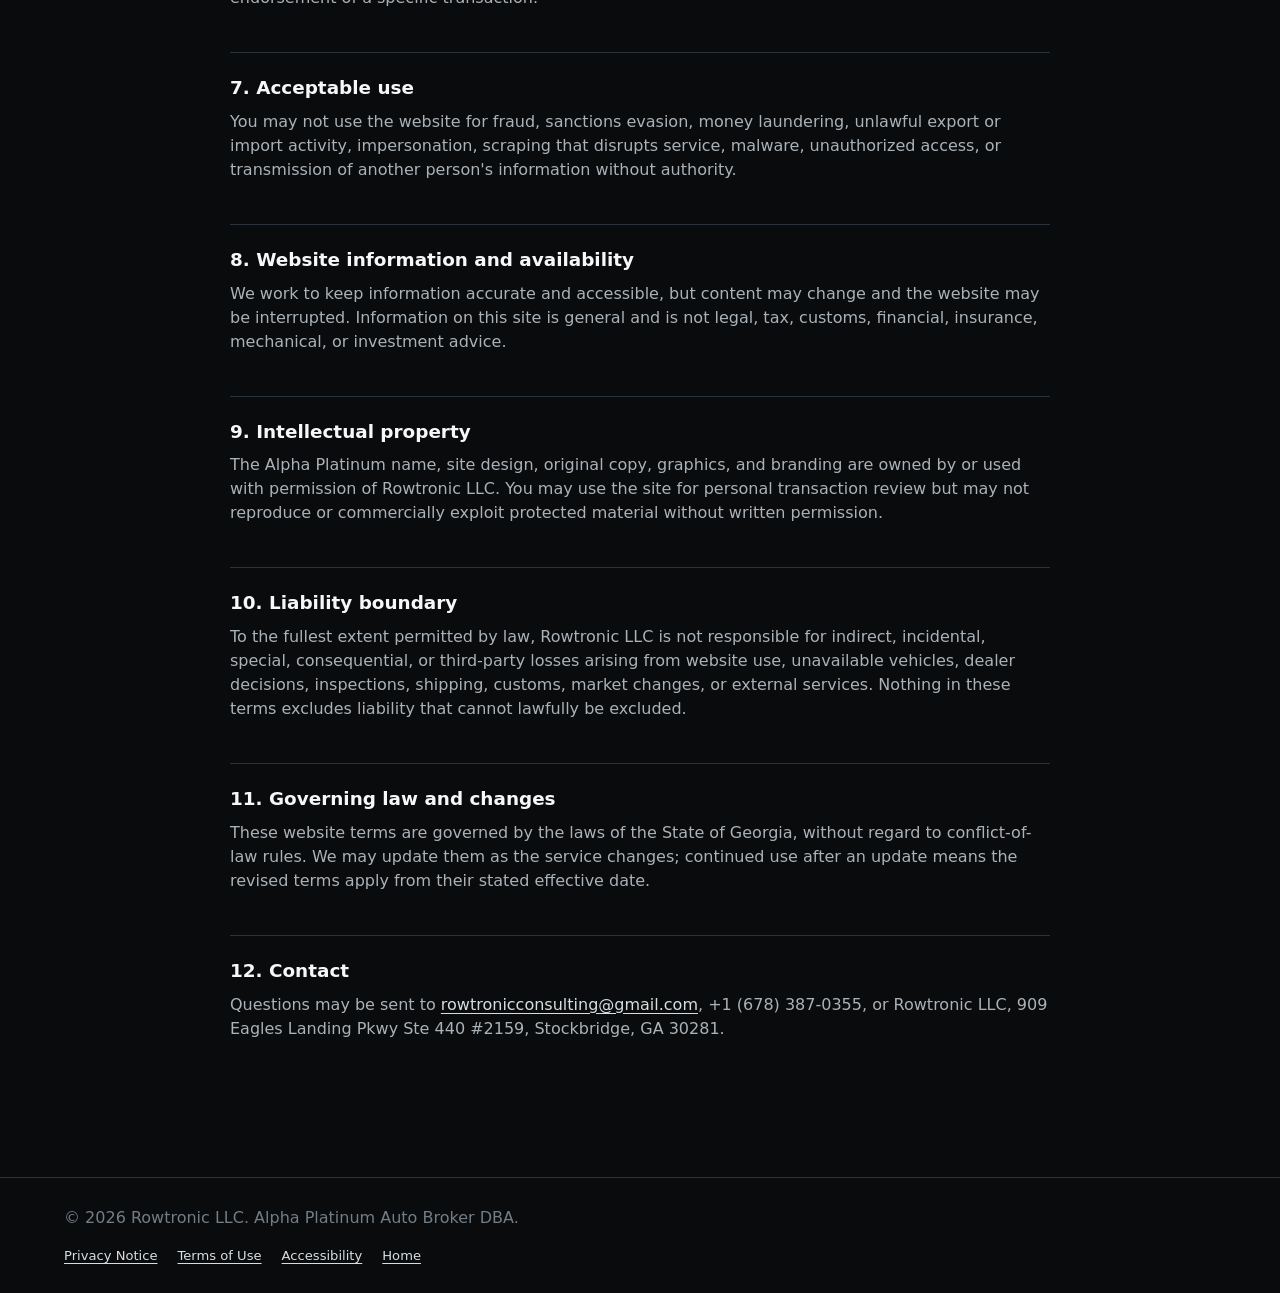
<file: terms.html>
<!DOCTYPE html>
<html lang="en">
<head>
  <meta charset="UTF-8">
  <meta name="viewport" content="width=device-width, initial-scale=1.0">
  <title>Terms of Use | Alpha Platinum Auto Broker</title>
  <meta name="description" content="Website and vehicle sourcing service terms for Alpha Platinum Auto Broker, a DBA of Rowtronic LLC.">
  <meta name="theme-color" content="#090b0d">
  <meta name="referrer" content="strict-origin-when-cross-origin">
  <link rel="canonical" href="https://alphaplatinumautobroker.com/terms.html">
  <link rel="icon" type="image/png" href="alpha-platinum-mark.png">
  <link rel="stylesheet" href="styles.css?v=20261016-institution-ready">
</head>
<body class="policy-page">
  <a class="skip-link" href="#policy-content">Skip to main content</a>
  <header class="policy-header">
    <a class="brand" href="index.html" aria-label="Alpha Platinum Auto Broker home"><span class="brand-mark"><img src="alpha-platinum-mark.png" alt=""></span><span><strong>Alpha Platinum</strong><small>Auto Broker</small></span></a>
    <a href="index.html">Return to website</a>
  </header>
  <main class="policy-main" id="policy-content">
    <p class="eyebrow">Rowtronic LLC DBA</p>
    <h1>Terms of Use</h1>
    <p class="policy-intro">These terms govern use of the Alpha Platinum Auto Broker website and requests for vehicle sourcing support.</p>
    <p class="policy-meta">Effective October 16, 2026 · Last updated October 16, 2026</p>

    <section class="policy-section"><h2>1. Business and service role</h2><p>Alpha Platinum Auto Broker is a DBA of Rowtronic LLC and provides buyer intake, vehicle sourcing support, procurement coordination, dealer communication, and logistics guidance. We are not the licensed selling dealer, lender, title agency, customs broker, carrier, insurer, or government authority unless a separate written agreement expressly says otherwise.</p></section>
    <section class="policy-section"><h2>2. No inventory or transaction guarantee</h2><p>Showroom vehicles are representative sourcing targets, not owned inventory or binding offers. Availability, VIN, condition, mileage, price, dealer acceptance, financing, inspection, shipping, export, import, tax, title, and delivery are subject to verification and third-party approval. Submitting a request does not create a vehicle-sale contract or guarantee that a vehicle can be sourced.</p></section>
    <section class="policy-section"><h2>3. Concierge fees and vehicle costs</h2><p>Displayed Standard and Premium amounts are concierge service fees only. Vehicle price, dealer fees, inspections, financing, shipping, insurance, taxes, title, customs, duties, export, import, storage, and related costs are separate. The fee lane may be recalculated from the final request. Applicable cancellation or refund terms must be reviewed at checkout or in the written service confirmation before payment.</p></section>
    <section class="policy-section"><h2>4. Payments</h2><p>Approved online payments are completed through secure Stripe checkout. Use the assigned APAB Lead ID as the payment reference when instructed. Maria, email drafts, and ordinary messages are not approved places to send card numbers, online-banking credentials, routing numbers, passwords, or one-time codes. A checkout visit, screenshot, or customer statement does not by itself confirm payment; Rowtronic must verify payment with the payment provider.</p></section>
    <section class="policy-section"><h2>5. Buyer responsibilities</h2><p>You agree to provide accurate information, be at least 18 years old, have authority to act for any named buyer, use lawful funds, and comply with dealer, payment, sanctions, export, import, customs, registration, insurance, and destination-country requirements. You must independently review vehicle documents and obtain professional advice appropriate to your transaction.</p></section>
    <section class="policy-section"><h2>6. Third-party services</h2><p>Dealers, Stripe, email providers, WhatsApp, inspectors, logistics providers, and linked websites operate under their own terms and privacy practices. Rowtronic does not control their systems, decisions, timing, content, or availability. A link is provided for convenience and is not a guarantee or endorsement of a specific transaction.</p></section>
    <section class="policy-section"><h2>7. Acceptable use</h2><p>You may not use the website for fraud, sanctions evasion, money laundering, unlawful export or import activity, impersonation, scraping that disrupts service, malware, unauthorized access, or transmission of another person's information without authority.</p></section>
    <section class="policy-section"><h2>8. Website information and availability</h2><p>We work to keep information accurate and accessible, but content may change and the website may be interrupted. Information on this site is general and is not legal, tax, customs, financial, insurance, mechanical, or investment advice.</p></section>
    <section class="policy-section"><h2>9. Intellectual property</h2><p>The Alpha Platinum name, site design, original copy, graphics, and branding are owned by or used with permission of Rowtronic LLC. You may use the site for personal transaction review but may not reproduce or commercially exploit protected material without written permission.</p></section>
    <section class="policy-section"><h2>10. Liability boundary</h2><p>To the fullest extent permitted by law, Rowtronic LLC is not responsible for indirect, incidental, special, consequential, or third-party losses arising from website use, unavailable vehicles, dealer decisions, inspections, shipping, customs, market changes, or external services. Nothing in these terms excludes liability that cannot lawfully be excluded.</p></section>
    <section class="policy-section"><h2>11. Governing law and changes</h2><p>These website terms are governed by the laws of the State of Georgia, without regard to conflict-of-law rules. We may update them as the service changes; continued use after an update means the revised terms apply from their stated effective date.</p></section>
    <section class="policy-section"><h2>12. Contact</h2><p>Questions may be sent to <a href="mailto:rowtronicconsulting@gmail.com?subject=Alpha%20Platinum%20Terms%20Question">rowtronicconsulting@gmail.com</a>, +1 (678) 387-0355, or Rowtronic LLC, 909 Eagles Landing Pkwy Ste 440 #2159, Stockbridge, GA 30281.</p></section>
  </main>
  <footer class="footer"><p>&copy; 2026 Rowtronic LLC. Alpha Platinum Auto Broker DBA.</p><nav class="footer-links" aria-label="Legal and accessibility"><a href="privacy.html">Privacy Notice</a><a href="terms.html" aria-current="page">Terms of Use</a><a href="accessibility.html">Accessibility</a><a href="index.html">Home</a></nav></footer>
</body>
</html>
</file>
<file: styles.css>
:root {
  --bg: #090b0d;
  --panel: #12161a;
  --panel-strong: #191f24;
  --ink: #f5f7f8;
  --muted: #aab2b8;
  --subtle: #727d86;
  --line: #2a333b;
  --platinum: #d7dee2;
  --teal: #3eb7ad;
  --teal-dark: #173f3d;
  --amber: #c8a867;
  --danger: #d96f66;
  --shadow: 0 22px 70px rgba(0, 0, 0, 0.38);
}

* {
  box-sizing: border-box;
}

html {
  scroll-behavior: smooth;
}

body {
  margin: 0;
  background: var(--bg);
  color: var(--ink);
  font-family: Inter, ui-sans-serif, system-ui, -apple-system, BlinkMacSystemFont, "Segoe UI", sans-serif;
  line-height: 1.5;
}

body.maria-open {
  overflow: hidden;
}

a {
  color: inherit;
}

.skip-link {
  position: fixed;
  top: 10px;
  left: 10px;
  z-index: 100;
  padding: 10px 14px;
  background: var(--ink);
  color: var(--bg);
  font-weight: 900;
  text-decoration: none;
  transform: translateY(-150%);
}

.skip-link:focus {
  transform: translateY(0);
}

a:focus-visible,
button:focus-visible,
input:focus-visible,
select:focus-visible,
textarea:focus-visible,
summary:focus-visible {
  outline: 3px solid #64fff5;
  outline-offset: 3px;
}

.topbar {
  position: sticky;
  top: 0;
  z-index: 20;
  display: flex;
  align-items: center;
  justify-content: space-between;
  min-height: 76px;
  padding: 14px clamp(18px, 4vw, 56px);
  background: rgba(9, 11, 13, 0.86);
  border-bottom: 1px solid rgba(255, 255, 255, 0.08);
  backdrop-filter: blur(16px);
}

.brand {
  display: inline-flex;
  align-items: center;
  gap: 12px;
  text-decoration: none;
}

.brand-mark {
  display: grid;
  width: 46px;
  height: 46px;
  place-items: center;
  border: 1px solid rgba(215, 222, 226, 0.52);
  background: #020303;
  color: var(--platinum);
  font-weight: 800;
  overflow: hidden;
}

.brand-mark img {
  width: 100%;
  height: 100%;
  object-fit: cover;
}

.brand strong,
.brand small {
  display: block;
}

.brand strong {
  font-size: 0.95rem;
  letter-spacing: 0.08em;
  text-transform: uppercase;
}

.brand small {
  color: var(--muted);
  font-size: 0.76rem;
}

.nav {
  display: flex;
  align-items: center;
  gap: clamp(14px, 2.5vw, 30px);
  color: var(--muted);
  font-size: 0.9rem;
}

.nav a {
  text-decoration: none;
}

.nav a:hover {
  color: var(--ink);
}

.language-toggle {
  display: inline-grid;
  grid-template-columns: 1fr 1fr;
  gap: 2px;
  min-width: 78px;
  min-height: 34px;
  padding: 3px;
  border: 1px solid rgba(215, 222, 226, 0.26);
  border-radius: 4px;
  background: rgba(255, 255, 255, 0.06);
  color: var(--muted);
  cursor: pointer;
}

.language-toggle span {
  display: grid;
  place-items: center;
  border-radius: 3px;
  font-size: 0.72rem;
  font-weight: 900;
  letter-spacing: 0.08em;
}

.language-toggle span.active {
  background: var(--teal);
  color: #06100f;
}

.hero {
  position: relative;
  min-height: calc(100vh - 76px);
  display: grid;
  align-items: end;
  overflow: hidden;
}

.hero-image,
.hero-overlay {
  position: absolute;
  inset: 0;
}

.hero-image {
  width: 100%;
  height: 100%;
  object-fit: cover;
}

.hero-overlay {
  background:
    linear-gradient(90deg, rgba(9, 11, 13, 0.96) 0%, rgba(9, 11, 13, 0.72) 43%, rgba(9, 11, 13, 0.18) 100%),
    linear-gradient(0deg, rgba(9, 11, 13, 0.97) 0%, rgba(9, 11, 13, 0.06) 48%);
}

.hero-content {
  position: relative;
  width: min(760px, 100%);
  padding: 0 clamp(20px, 5vw, 72px) 12vh;
}

.eyebrow {
  margin: 0 0 12px;
  color: var(--teal);
  font-size: 0.78rem;
  font-weight: 800;
  letter-spacing: 0.14em;
  text-transform: uppercase;
}

h1,
h2,
h3,
p {
  margin-top: 0;
}

h1 {
  margin-bottom: 18px;
  font-size: clamp(3.1rem, 8vw, 7.4rem);
  line-height: 0.92;
  letter-spacing: 0;
  text-transform: uppercase;
}

h2 {
  margin-bottom: 14px;
  font-size: clamp(1.8rem, 3.8vw, 3.4rem);
  line-height: 1.02;
  letter-spacing: 0;
}

h3 {
  margin-bottom: 8px;
}

.hero-copy {
  max-width: 650px;
  color: var(--platinum);
  font-size: clamp(1rem, 1.8vw, 1.24rem);
}

.hero-actions,
.form-actions,
.card-actions {
  display: flex;
  flex-wrap: wrap;
  gap: 12px;
  align-items: center;
}

.button {
  display: inline-flex;
  min-height: 48px;
  align-items: center;
  justify-content: center;
  border: 1px solid transparent;
  padding: 12px 18px;
  color: var(--ink);
  font-weight: 800;
  text-decoration: none;
  cursor: pointer;
  border-radius: 4px;
}

.button.primary {
  background: var(--teal);
  color: #06100f;
}

.button.secondary {
  border-color: rgba(215, 222, 226, 0.42);
  background: rgba(255, 255, 255, 0.06);
}

.button:disabled,
.button[aria-disabled="true"] {
  cursor: not-allowed;
  opacity: 0.58;
}

.region-strip {
  display: grid;
  grid-template-columns: repeat(3, 1fr);
  border-top: 1px solid var(--line);
  border-bottom: 1px solid var(--line);
}

.region-strip div {
  min-height: 118px;
  padding: 26px clamp(20px, 4vw, 54px);
  border-right: 1px solid var(--line);
  background: #0d1013;
}

.region-strip div:last-child {
  border-right: none;
}

.region-strip span {
  display: block;
  margin-bottom: 8px;
  color: var(--subtle);
  font-size: 0.75rem;
  font-weight: 800;
  letter-spacing: 0.12em;
  text-transform: uppercase;
}

.region-strip strong {
  color: var(--platinum);
  font-size: 1.05rem;
}

.atl-widget {
  display: grid;
  grid-template-columns: 1.15fr 0.9fr 1fr 1.05fr;
  gap: 10px;
  padding: clamp(16px, 3vw, 28px) clamp(18px, 5vw, 72px);
  background:
    radial-gradient(circle at 12% 20%, rgba(62, 183, 173, 0.14), transparent 32%),
    linear-gradient(135deg, #080a0c 0%, #10151a 52%, #080a0c 100%);
  border-top: 1px solid rgba(215, 222, 226, 0.14);
  border-bottom: 1px solid rgba(215, 222, 226, 0.12);
}

.atl-widget-panel {
  position: relative;
  min-height: 104px;
  display: grid;
  align-content: center;
  gap: 8px;
  padding: 20px;
  overflow: hidden;
  background: rgba(7, 10, 12, 0.76);
  border: 1px solid rgba(215, 222, 226, 0.18);
  box-shadow: inset 0 1px 0 rgba(255, 255, 255, 0.04), 0 18px 46px rgba(0, 0, 0, 0.28);
}

.atl-widget-panel::before {
  content: "";
  position: absolute;
  inset: 0;
  pointer-events: none;
  background: linear-gradient(120deg, rgba(255, 255, 255, 0.08), transparent 42%);
  opacity: 0.4;
}

.atl-time-panel strong {
  color: #ffffff;
  font-size: clamp(1.55rem, 3.1vw, 2.45rem);
  line-height: 1;
}

.atl-weather-panel::after,
.atl-status-panel::after {
  content: "";
  position: absolute;
  right: 18px;
  top: 18px;
  width: 9px;
  height: 9px;
  border-radius: 50%;
  background: var(--teal);
  box-shadow: 0 0 18px rgba(62, 183, 173, 0.78);
}

.atl-widget span {
  position: relative;
  color: var(--subtle);
  font-size: 0.72rem;
  font-weight: 900;
  letter-spacing: 0.14em;
  text-transform: uppercase;
}

.atl-widget strong {
  position: relative;
  color: var(--platinum);
  font-size: clamp(0.98rem, 1.45vw, 1.2rem);
  letter-spacing: 0;
}

.protocol-strip {
  display: grid;
  grid-template-columns: repeat(5, minmax(0, 1fr));
  gap: 1px;
  padding: 1px;
  background:
    linear-gradient(90deg, rgba(62, 183, 173, 0.34), rgba(200, 168, 103, 0.3)),
    var(--line);
  border-bottom: 1px solid rgba(215, 222, 226, 0.14);
}

.protocol-strip article {
  min-height: 178px;
  display: grid;
  align-content: start;
  gap: 10px;
  padding: 22px clamp(16px, 2.4vw, 28px);
  background:
    linear-gradient(145deg, rgba(255, 255, 255, 0.04), transparent 42%),
    #0b0f12;
}

.protocol-strip span {
  color: var(--amber);
  font-size: 0.76rem;
  font-weight: 900;
  letter-spacing: 0.16em;
}

.protocol-strip strong {
  color: var(--platinum);
  font-size: 1.04rem;
}

.protocol-strip p {
  margin: 0;
  color: var(--muted);
  font-size: 0.86rem;
}

.section,
.split-section {
  padding: clamp(64px, 8vw, 110px) clamp(20px, 5vw, 72px);
}

.section-heading {
  max-width: 790px;
  margin-bottom: 34px;
}

.section-heading p:not(.eyebrow) {
  color: var(--muted);
}

.weekly-grid {
  margin-bottom: clamp(34px, 5vw, 58px);
}

.showroom-secondary-heading {
  margin-top: 0;
}

.about-section {
  background: #0b0e11;
}

.about-grid {
  display: grid;
  grid-template-columns: minmax(0, 0.85fr) minmax(0, 1.15fr);
  gap: 18px;
  align-items: stretch;
}

.about-story,
.partner-lanes {
  background: var(--panel);
  border: 1px solid var(--line);
  box-shadow: var(--shadow);
  padding: clamp(22px, 4vw, 34px);
}

.about-story summary {
  color: var(--platinum);
  cursor: pointer;
  font-size: 1.05rem;
  font-weight: 900;
  list-style-position: outside;
}

.about-story summary::marker {
  color: var(--teal);
}

.about-story div {
  padding-top: 18px;
}

.about-story p,
.partner-lanes p {
  color: var(--muted);
}

.inventory-grid {
  display: grid;
  grid-template-columns: repeat(3, minmax(0, 1fr));
  gap: 18px;
}

.vehicle-card {
  display: grid;
  min-height: 100%;
  background: var(--panel);
  border: 1px solid var(--line);
  box-shadow: var(--shadow);
}

.vehicle-visual {
  position: relative;
  min-height: 190px;
  display: grid;
  place-items: end start;
  padding: 18px;
  background:
    radial-gradient(circle at 82% 38%, rgba(62, 183, 173, 0.28), transparent 23%),
    linear-gradient(135deg, #20272c 0%, #11161a 54%, #07090b 100%);
  border-bottom: 1px solid var(--line);
}

.vehicle-visual span {
  max-width: 220px;
  color: rgba(245, 247, 248, 0.66);
  font-size: 0.78rem;
  font-weight: 800;
  letter-spacing: 0.13em;
  text-transform: uppercase;
}

.vehicle-visual strong {
  position: absolute;
  top: 14px;
  right: 14px;
  max-width: 180px;
  padding: 6px 8px;
  color: var(--platinum);
  background: rgba(8, 12, 14, 0.76);
  border: 1px solid rgba(62, 183, 173, 0.34);
  box-shadow: 0 0 18px rgba(62, 183, 173, 0.16);
  font-size: 0.64rem;
  font-weight: 900;
  letter-spacing: 0.08em;
  line-height: 1.2;
  text-align: right;
  text-transform: uppercase;
}

.vehicle-body {
  display: grid;
  gap: 16px;
  padding: 20px;
}

.vehicle-title {
  display: flex;
  align-items: start;
  justify-content: space-between;
  gap: 12px;
}

.vehicle-title h3 {
  font-size: 1.18rem;
}

.status {
  flex: 0 0 auto;
  padding: 5px 8px;
  background: rgba(62, 183, 173, 0.13);
  color: var(--teal);
  font-size: 0.72rem;
  font-weight: 900;
  text-transform: uppercase;
}

.spec-list {
  display: grid;
  grid-template-columns: 1fr 1fr;
  gap: 10px 14px;
  color: var(--muted);
  font-size: 0.88rem;
}

.spec-list strong {
  display: block;
  color: var(--ink);
  font-size: 0.94rem;
}

.vehicle-note {
  color: var(--subtle);
  font-size: 0.84rem;
}

.split-section {
  position: relative;
  display: grid;
  grid-template-columns: minmax(0, 0.82fr) minmax(0, 1.18fr);
  gap: 24px;
  align-items: start;
  background: #0d1013;
  border-top: 1px solid var(--line);
  border-bottom: 1px solid var(--line);
}

.intake-reset-tab {
  position: absolute;
  top: 38px;
  right: clamp(20px, 5vw, 72px);
  min-height: 76px;
  padding: 10px 8px;
  color: var(--platinum);
  background: rgba(255, 255, 255, 0.06);
  border: 1px solid rgba(62, 183, 173, 0.42);
  box-shadow: 0 0 24px rgba(62, 183, 173, 0.16);
  cursor: pointer;
  font-size: 0.72rem;
  font-weight: 800;
  letter-spacing: 0.08em;
  text-transform: uppercase;
  writing-mode: vertical-rl;
  transform: rotate(180deg);
}

.intake-reset-tab:hover,
.intake-reset-tab:focus-visible {
  border-color: var(--aqua);
  color: var(--aqua);
  outline: none;
}

.source-panel,
.intake-form,
.contact-card,
.disclosure-copy,
.bridge-grid article,
.bridge-contract,
.steps article {
  background: var(--panel);
  border: 1px solid var(--line);
  box-shadow: var(--shadow);
}

.source-panel,
.intake-form {
  padding: clamp(22px, 4vw, 38px);
}

.source-panel p:not(.eyebrow) {
  color: var(--muted);
}

.fee-box {
  display: flex;
  align-items: center;
  justify-content: space-between;
  gap: 16px;
  margin-top: 28px;
  padding: 18px;
  border: 1px solid rgba(62, 183, 173, 0.3);
  background: rgba(62, 183, 173, 0.08);
}

.fee-box span {
  display: block;
  color: var(--subtle);
  font-size: 0.78rem;
  font-weight: 800;
  text-transform: uppercase;
}

.fee-box strong {
  display: block;
}

.fee-box small {
  display: block;
  max-width: 34rem;
  margin-top: 6px;
  color: var(--muted);
  font-size: 0.78rem;
  line-height: 1.35;
}

#feeAmount {
  color: var(--teal);
  font-size: 1.7rem;
  white-space: nowrap;
}

.form-grid {
  display: grid;
  grid-template-columns: repeat(2, minmax(0, 1fr));
  gap: 16px;
}

label {
  display: grid;
  gap: 8px;
  color: var(--muted);
  font-size: 0.8rem;
  font-weight: 800;
  letter-spacing: 0.08em;
  text-transform: uppercase;
}

label.wide {
  grid-column: 1 / -1;
}

.eligibility-panel {
  display: grid;
  gap: 12px;
  margin: 18px 0 0;
  padding: 18px;
  border: 1px solid rgba(200, 168, 103, 0.32);
  background: rgba(200, 168, 103, 0.06);
}

.eligibility-panel legend {
  padding: 0 8px;
  color: var(--platinum);
  font-size: 0.78rem;
  font-weight: 900;
  letter-spacing: 0.12em;
  text-transform: uppercase;
}

.eligibility-panel p {
  margin: 4px 0 0;
  color: var(--subtle);
  font-size: 0.84rem;
}

.eligibility-panel .legal-consent-note {
  color: var(--muted);
}

.legal-consent-note a,
.maria-legal-note a {
  color: var(--platinum);
  text-underline-offset: 3px;
}

.check-row {
  display: grid;
  grid-template-columns: 18px 1fr;
  gap: 10px;
  align-items: start;
  color: var(--platinum);
  font-size: 0.86rem;
  line-height: 1.4;
  letter-spacing: 0;
  text-transform: none;
}

.check-row input {
  width: 18px;
  min-height: 18px;
  margin: 2px 0 0;
  accent-color: var(--teal);
}

.tier-note {
  display: block;
  color: var(--subtle);
  font-size: 0.78rem;
  font-weight: 700;
  letter-spacing: 0;
  line-height: 1.35;
  text-transform: none;
}

.readonly-tier {
  cursor: default;
}

.readonly-tier:focus {
  border-color: rgba(100, 255, 245, 0.42);
  box-shadow: 0 0 0 2px rgba(100, 255, 245, 0.1);
}

.hidden-field {
  display: none;
}

input,
select,
textarea {
  width: 100%;
  min-height: 46px;
  border: 1px solid var(--line);
  border-radius: 4px;
  background: #090b0d;
  color: var(--ink);
  padding: 12px;
  font: inherit;
  letter-spacing: 0;
}

select {
  -webkit-appearance: none;
  appearance: none;
  background-color: #090b0d;
  background-image:
    linear-gradient(45deg, transparent 50%, #d7dee2 50%),
    linear-gradient(135deg, #d7dee2 50%, transparent 50%);
  background-position:
    calc(100% - 23px) 50%,
    calc(100% - 15px) 50%;
  background-repeat: no-repeat;
  background-size: 8px 8px, 8px 8px;
  padding-right: 48px;
}

select::-ms-expand {
  display: none;
}

textarea {
  resize: vertical;
}

input:focus,
select:focus,
textarea:focus {
  outline: 2px solid rgba(62, 183, 173, 0.32);
  border-color: var(--teal);
}

.form-actions {
  justify-content: space-between;
  margin-top: 18px;
}

#formNote {
  margin: 0;
  color: var(--muted);
  font-size: 0.92rem;
}

.marie-bridge {
  background: #090b0d;
  border-bottom: 1px solid var(--line);
}

.bridge-grid {
  display: grid;
  grid-template-columns: repeat(3, minmax(0, 1fr));
  gap: 16px;
}

.bridge-grid article {
  padding: 22px;
}

.bridge-grid span {
  display: inline-flex;
  margin-bottom: 18px;
  color: var(--teal);
  font-size: 0.76rem;
  font-weight: 900;
  letter-spacing: 0.12em;
  text-transform: uppercase;
}

.bridge-grid p,
.bridge-contract p {
  color: var(--muted);
  font-size: 0.94rem;
}

.bridge-contract {
  display: flex;
  align-items: center;
  justify-content: space-between;
  gap: 20px;
  margin-top: 18px;
  padding: 22px;
  border-color: rgba(200, 168, 103, 0.34);
  background: linear-gradient(135deg, rgba(200, 168, 103, 0.1), rgba(62, 183, 173, 0.07));
}

.bridge-contract p {
  margin: 8px 0 0;
}

.payment-protocol-card {
  display: grid;
  gap: 8px;
  margin-top: 16px;
  padding: 22px;
  background:
    radial-gradient(circle at 88% 18%, rgba(62, 183, 173, 0.17), transparent 30%),
    rgba(7, 10, 12, 0.88);
  border: 1px solid rgba(62, 183, 173, 0.32);
  box-shadow: var(--shadow);
}

.payment-protocol-card span,
.institution-note strong {
  color: var(--teal);
  font-size: 0.76rem;
  font-weight: 900;
  letter-spacing: 0.13em;
  text-transform: uppercase;
}

.payment-protocol-card strong {
  color: var(--platinum);
  font-size: clamp(1.05rem, 2vw, 1.42rem);
}

.payment-protocol-card p,
.institution-note p {
  margin: 0;
  color: var(--muted);
}

.maria-launcher {
  position: fixed;
  right: clamp(16px, 4vw, 34px);
  bottom: clamp(16px, 4vw, 34px);
  z-index: 39;
  display: inline-flex;
  align-items: center;
  gap: 10px;
  min-height: 54px;
  padding: 8px 16px 8px 8px;
  color: var(--platinum);
  background: rgba(8, 12, 14, 0.94);
  border: 1px solid rgba(62, 183, 173, 0.45);
  box-shadow: 0 20px 46px rgba(0, 0, 0, 0.5), 0 0 0 1px rgba(255, 255, 255, 0.05);
  cursor: pointer;
  font: inherit;
  font-weight: 900;
}

.maria-launcher img {
  width: 40px;
  height: 40px;
  object-fit: cover;
  border: 1px solid rgba(215, 222, 226, 0.28);
}

.maria-launcher.is-pulsing {
  animation: mariaPulse 1.8s ease-in-out 2;
}

.maria-nudge {
  position: fixed;
  right: clamp(16px, 4vw, 34px);
  bottom: calc(clamp(16px, 4vw, 34px) + 68px);
  z-index: 38;
  max-width: min(320px, calc(100vw - 32px));
  padding: 13px 15px;
  color: var(--platinum);
  background: rgba(8, 12, 14, 0.94);
  border: 1px solid rgba(62, 183, 173, 0.42);
  box-shadow: 0 18px 42px rgba(0, 0, 0, 0.45), 0 0 0 1px rgba(255, 255, 255, 0.05);
  cursor: pointer;
  font: inherit;
  font-size: 0.9rem;
  font-weight: 800;
  line-height: 1.35;
  opacity: 0;
  pointer-events: none;
  text-align: left;
  transform: translateY(12px);
  transition: opacity 180ms ease, transform 180ms ease;
}

.maria-nudge::after {
  content: "";
  position: absolute;
  right: 22px;
  bottom: -7px;
  width: 12px;
  height: 12px;
  background: rgba(8, 12, 14, 0.94);
  border-bottom: 1px solid rgba(62, 183, 173, 0.42);
  border-right: 1px solid rgba(62, 183, 173, 0.42);
  transform: rotate(45deg);
}

.maria-nudge.is-visible {
  opacity: 1;
  pointer-events: auto;
  transform: translateY(0);
}

.maria-popover {
  position: fixed;
  right: clamp(16px, 4vw, 34px);
  bottom: clamp(16px, 4vw, 34px);
  z-index: 40;
  width: min(470px, calc(100vw - 32px));
  max-height: calc(100dvh - 32px);
  overflow: visible;
  opacity: 0;
  pointer-events: none;
  transform: translateY(18px) scale(0.98);
  transition: opacity 180ms ease, transform 180ms ease;
}

.maria-popover.open {
  opacity: 1;
  pointer-events: auto;
  transform: translateY(0) scale(1);
}

.maria-widget-card {
  position: relative;
  display: grid;
  gap: 16px;
  max-height: inherit;
  overflow: auto;
  overscroll-behavior: contain;
  padding: 22px;
  background:
    radial-gradient(circle at 88% 14%, rgba(62, 183, 173, 0.2), transparent 30%),
    linear-gradient(145deg, rgba(255, 255, 255, 0.08), rgba(9, 12, 14, 0.96) 42%),
    #090c0f;
  border: 1px solid rgba(215, 222, 226, 0.24);
  box-shadow: 0 24px 70px rgba(0, 0, 0, 0.58), 0 0 0 1px rgba(62, 183, 173, 0.14);
}

.maria-top-actions {
  position: sticky;
  top: 0;
  z-index: 5;
  display: flex;
  gap: 8px;
  justify-content: flex-end;
  margin: -10px -10px -4px;
  padding: 0 0 6px;
  background: linear-gradient(180deg, rgba(9, 12, 15, 0.98), rgba(9, 12, 15, 0.72));
  backdrop-filter: blur(10px);
}

.maria-close,
.maria-reset {
  width: 34px;
  height: 34px;
  display: grid;
  place-items: center;
  color: var(--platinum);
  background: rgba(255, 255, 255, 0.06);
  border: 1px solid var(--line);
  cursor: pointer;
}

.maria-close {
  font-size: 1.25rem;
}

.maria-reset {
  width: auto;
  padding: 0 10px;
  font-size: 0.7rem;
  font-weight: 800;
  letter-spacing: 0.08em;
  text-transform: uppercase;
}

.maria-close:hover,
.maria-close:focus-visible,
.maria-reset:hover,
.maria-reset:focus-visible {
  border-color: var(--aqua);
  color: var(--aqua);
  outline: none;
}

.maria-widget-head {
  display: grid;
  grid-template-columns: 74px 1fr;
  gap: 16px;
  align-items: start;
}

.maria-widget-head img {
  width: 74px;
  height: 74px;
  object-fit: cover;
  border: 1px solid rgba(215, 222, 226, 0.24);
  box-shadow: 0 0 26px rgba(62, 183, 173, 0.2);
}

.maria-widget-card h2 {
  margin: 4px 0 8px 0;
  color: var(--platinum);
  font-size: clamp(1.15rem, 3vw, 1.55rem);
}

.maria-widget-card p:not(.eyebrow) {
  margin: 0;
  color: var(--muted);
}

.maria-status {
  display: inline-flex;
  align-items: center;
  gap: 8px;
  margin-top: 12px;
  color: var(--teal);
  font-size: 0.8rem;
  text-transform: uppercase;
  letter-spacing: 0.08em;
}

.maria-status i {
  width: 9px;
  height: 9px;
  background: var(--teal);
  box-shadow: 0 0 16px rgba(62, 183, 173, 0.82);
}

.maria-lead-id {
  display: inline-flex;
  flex-wrap: wrap;
  gap: 4px;
  align-items: center;
  margin-top: 8px;
  padding: 7px 9px;
  color: var(--muted);
  background: rgba(255, 255, 255, 0.05);
  border: 1px solid rgba(215, 222, 226, 0.18);
  font-size: 0.72rem;
  letter-spacing: 0.04em;
  text-transform: uppercase;
}

.maria-lead-id strong {
  color: var(--platinum);
}

.maria-widget-form {
  display: grid;
  gap: 12px;
}

.maria-conversation {
  display: grid;
  gap: 8px;
  max-height: 132px;
  overflow: auto;
  padding: 10px;
  background: rgba(255, 255, 255, 0.04);
  border: 1px solid rgba(215, 222, 226, 0.12);
}

.maria-message {
  max-width: 94%;
  padding: 9px 10px;
  margin: 0;
  color: var(--platinum);
  background: rgba(255, 255, 255, 0.06);
  border: 1px solid rgba(215, 222, 226, 0.13);
  font-size: 0.88rem;
  line-height: 1.35;
}

.maria-message.visitor {
  justify-self: end;
  border-color: rgba(62, 183, 173, 0.3);
  background: rgba(62, 183, 173, 0.1);
}

.maria-step-meter {
  display: grid;
  gap: 7px;
  color: var(--muted);
  font-size: 0.72rem;
  font-weight: 900;
  letter-spacing: 0.08em;
  text-transform: uppercase;
}

.maria-step-meter i {
  display: block;
  height: 4px;
  overflow: hidden;
  background: rgba(255, 255, 255, 0.08);
  border: 1px solid rgba(215, 222, 226, 0.1);
}

.maria-step-meter b {
  display: block;
  width: 12%;
  height: 100%;
  background: linear-gradient(90deg, var(--teal), var(--platinum));
  transition: width 180ms ease;
}

.maria-widget-form [data-maria-step],
.maria-widget-form > .button.primary {
  display: none;
}

.maria-widget-form [data-maria-step].is-active {
  display: grid;
}

.maria-widget-form.is-final-step > .button.primary {
  display: inline-flex;
}

.maria-widget-form label {
  display: grid;
  gap: 7px;
  color: var(--muted);
  font-size: 0.78rem;
  font-weight: 900;
  letter-spacing: 0.08em;
  text-transform: uppercase;
}

.maria-widget-form input,
.maria-widget-form select,
.maria-widget-form textarea {
  width: 100%;
  min-height: 42px;
  padding: 11px 12px;
  color: var(--platinum);
  background: rgba(0, 0, 0, 0.34);
  border: 1px solid rgba(215, 222, 226, 0.22);
  outline: none;
  font: inherit;
  text-transform: none;
  letter-spacing: 0;
}

.maria-field-row {
  grid-template-columns: 1fr 1fr;
  gap: 10px;
}

.maria-check-row {
  grid-template-columns: auto 1fr;
  align-items: start;
  text-transform: none;
  letter-spacing: 0;
  font-weight: 700;
}

.maria-check-row input {
  width: 18px;
  min-height: 18px;
  margin-top: 2px;
}

.maria-confirm-card {
  gap: 10px;
  padding: 14px;
  background: rgba(255, 255, 255, 0.045);
  border: 1px solid rgba(215, 222, 226, 0.14);
}

.maria-confirm-card strong {
  color: var(--platinum);
  font-size: 0.9rem;
  letter-spacing: 0.08em;
  text-transform: uppercase;
}

.maria-confirm-card p {
  margin: 0;
  color: var(--muted);
  font-size: 0.88rem;
  line-height: 1.45;
}

.maria-widget-result {
  display: grid;
  gap: 12px;
  padding: 14px;
  background: rgba(255, 255, 255, 0.045);
  border: 1px solid rgba(215, 222, 226, 0.13);
}

.maria-step-actions {
  display: grid;
  grid-template-columns: 1fr 1fr;
  gap: 10px;
}

.maria-checkout-preview {
  display: none;
  gap: 8px;
  padding: 14px;
  border: 1px solid rgba(62, 183, 173, 0.32);
  background: rgba(62, 183, 173, 0.07);
}

.maria-checkout-preview.is-visible {
  display: grid;
}

.maria-checkout-preview.is-muted {
  display: grid;
  opacity: 0.72;
}

.maria-handoff-actions {
  display: none;
  gap: 10px;
  margin-top: 12px;
}

.maria-handoff-actions.is-visible {
  display: grid;
}

.maria-email-options[hidden] {
  display: none;
}

.maria-email-options {
  display: grid;
  gap: 10px;
  min-width: 0;
  padding: 12px 0;
  border-block: 1px solid var(--line);
}

.maria-email-options p {
  margin: 0;
  overflow-wrap: anywhere;
  font-size: 0.875rem;
}

.maria-email-links {
  display: grid;
  grid-template-columns: repeat(2, minmax(0, 1fr));
  gap: 8px;
}

.maria-email-links .button {
  min-width: 0;
  min-height: 44px;
  padding: 10px 8px;
  white-space: normal;
  overflow-wrap: anywhere;
}

.maria-email-options summary {
  cursor: pointer;
  padding: 10px 0;
  font-size: 0.875rem;
}

#mariaEmailDraft {
  box-sizing: border-box;
  width: 100%;
  min-width: 0;
  max-width: 100%;
  font-size: 1rem;
  resize: vertical;
}

.maria-email-status:empty {
  display: none;
}

.maria-checkout-preview span {
  color: var(--teal);
  font-weight: 900;
  text-transform: uppercase;
  letter-spacing: 0.08em;
  font-size: 0.76rem;
}

.maria-checkout-preview strong {
  color: var(--platinum);
  font-size: 1.45rem;
}

.maria-checkout-preview small {
  color: var(--muted);
}

.maria-checkout-preview button:disabled {
  cursor: not-allowed;
  opacity: 0.58;
}

.maria-widget-actions {
  display: flex;
  flex-wrap: wrap;
  gap: 10px;
}

@keyframes mariaPulse {
  0%,
  100% {
    box-shadow: 0 20px 46px rgba(0, 0, 0, 0.5), 0 0 0 1px rgba(255, 255, 255, 0.05);
  }

  50% {
    box-shadow: 0 20px 46px rgba(0, 0, 0, 0.5), 0 0 0 6px rgba(62, 183, 173, 0.18);
  }
}

.steps {
  display: grid;
  grid-template-columns: repeat(4, minmax(0, 1fr));
  gap: 16px;
}

.steps article {
  padding: 24px;
}

.steps span {
  display: block;
  margin-bottom: 24px;
  color: var(--amber);
  font-weight: 900;
}

.steps p {
  color: var(--muted);
  font-size: 0.94rem;
}

.disclosures {
  display: grid;
  grid-template-columns: minmax(0, 0.8fr) minmax(0, 1.2fr);
  gap: 20px;
}

.contact-card,
.disclosure-copy {
  padding: clamp(22px, 4vw, 34px);
}

.contact-logo {
  display: block;
  width: min(260px, 80%);
  height: auto;
  margin: 0 0 24px;
}

.contact-card p,
.disclosure-copy p {
  color: var(--muted);
}

.contact-card a {
  color: var(--platinum);
}

.contact-card hr {
  height: 1px;
  margin: 20px 0;
  border: none;
  background: var(--line);
}

.institution-note {
  display: grid;
  gap: 8px;
  margin-top: 22px;
  padding: 18px;
  background: rgba(62, 183, 173, 0.07);
  border: 1px solid rgba(62, 183, 173, 0.28);
}

.standards-section {
  background: linear-gradient(180deg, rgba(62, 183, 173, 0.055), transparent 58%);
  border-top: 1px solid rgba(62, 183, 173, 0.16);
  border-bottom: 1px solid rgba(62, 183, 173, 0.16);
}

.standards-grid {
  display: grid;
  grid-template-columns: repeat(4, minmax(0, 1fr));
  gap: 14px;
}

.standards-grid article {
  min-height: 100%;
  padding: 22px;
  border: 1px solid rgba(215, 222, 226, 0.14);
  background: rgba(18, 22, 26, 0.84);
}

.standards-grid span {
  color: var(--teal);
  font-size: 0.72rem;
  font-weight: 900;
  letter-spacing: 0.14em;
}

.standards-grid h3 {
  margin: 14px 0 10px;
  font-size: 1rem;
}

.standards-grid p {
  margin: 0;
  color: var(--muted);
  font-size: 0.9rem;
}

.maria-legal-note {
  margin: -4px 0 4px;
  color: var(--subtle);
  font-size: 0.76rem;
}

.footer {
  padding: 28px clamp(20px, 5vw, 72px);
  color: var(--subtle);
  border-top: 1px solid var(--line);
}

.footer p {
  margin: 0;
}

#poweredByLine {
  margin-top: 8px;
  color: rgba(215, 222, 226, 0.72);
  font-size: 0.82rem;
}

.footer-links {
  display: flex;
  flex-wrap: wrap;
  gap: 10px 20px;
  margin-top: 16px;
  font-size: 0.82rem;
}

.footer-links a {
  color: var(--platinum);
  text-underline-offset: 3px;
}

.policy-page {
  min-height: 100vh;
  background:
    radial-gradient(circle at top right, rgba(62, 183, 173, 0.08), transparent 34rem),
    var(--bg);
}

.policy-header {
  display: flex;
  align-items: center;
  justify-content: space-between;
  gap: 18px;
  padding: 18px clamp(20px, 5vw, 72px);
  border-bottom: 1px solid var(--line);
}

.policy-header .brand {
  flex-shrink: 0;
}

.policy-header > a:last-child {
  color: var(--platinum);
  font-size: 0.86rem;
  text-underline-offset: 3px;
}

.policy-main {
  width: min(820px, calc(100% - 40px));
  margin: 0 auto;
  padding: clamp(54px, 8vw, 94px) 0;
}

.policy-main h1 {
  max-width: 14ch;
  margin: 8px 0 14px;
  font-size: clamp(2.2rem, 7vw, 4.8rem);
  line-height: 0.98;
  letter-spacing: -0.045em;
}

.policy-main .policy-intro {
  max-width: 68ch;
  color: var(--muted);
  font-size: 1.05rem;
}

.policy-meta {
  margin: 20px 0 42px;
  color: var(--subtle);
  font-size: 0.84rem;
}

.policy-section {
  padding: 26px 0;
  border-top: 1px solid var(--line);
}

.policy-section h2 {
  margin: 0 0 12px;
  font-size: 1.15rem;
}

.policy-section p,
.policy-section li {
  color: var(--muted);
}

.policy-section a {
  color: var(--platinum);
  text-underline-offset: 3px;
}

.policy-callout {
  margin-top: 28px;
  padding: 18px;
  border: 1px solid rgba(200, 168, 103, 0.34);
  background: rgba(200, 168, 103, 0.06);
  color: var(--platinum);
}

@media (max-width: 980px) {
  .inventory-grid,
  .about-grid,
  .steps,
  .region-strip,
  .atl-widget,
  .protocol-strip,
  .split-section,
  .bridge-grid,
  .standards-grid,
  .disclosures {
    grid-template-columns: 1fr;
  }

  .bridge-contract {
    align-items: stretch;
    flex-direction: column;
  }

  .maria-launcher {
    right: 12px;
    bottom: 12px;
  }

  .maria-launcher span {
    display: none;
  }

  .maria-nudge {
    right: 12px;
    bottom: 78px;
    max-width: min(300px, calc(100vw - 24px));
  }

  .intake-reset-tab {
    position: static;
    min-height: 46px;
    width: 100%;
    margin-top: 16px;
    padding: 12px 14px;
    transform: none;
    writing-mode: horizontal-tb;
  }

  .maria-popover {
    right: max(10px, env(safe-area-inset-right));
    top: max(10px, env(safe-area-inset-top));
    bottom: max(10px, env(safe-area-inset-bottom));
    left: max(10px, env(safe-area-inset-left));
    width: calc(100vw - 24px);
    max-height: none;
    height: calc(100svh - 20px);
    width: auto;
  }

  .maria-widget-head,
  .maria-field-row {
    grid-template-columns: 1fr;
  }

  .maria-widget-card {
    height: 100%;
    max-height: 100%;
    overflow: auto;
    gap: 12px;
    padding: 12px;
    -webkit-overflow-scrolling: touch;
  }

  .maria-top-actions {
    top: 0;
    margin: -4px -4px 0;
    padding: 4px 4px 8px;
  }

  .maria-close,
  .maria-reset {
    min-width: 44px;
    min-height: 44px;
  }

  .maria-reset {
    padding: 0 12px;
  }

  .maria-widget-card h2 {
    font-size: 1.18rem;
  }

  .maria-widget-card p:not(.eyebrow),
  .maria-widget-result {
    font-size: 0.9rem;
  }

  .maria-widget-head {
    gap: 10px;
  }

  .maria-conversation {
    max-height: 102px;
  }

  .maria-message,
  .maria-confirm-card p {
    font-size: 0.84rem;
  }

  .maria-widget-head img {
    width: 52px;
    height: 52px;
  }

  .maria-lead-id {
    font-size: 0.66rem;
  }

  .region-strip div {
    border-right: none;
    border-bottom: 1px solid var(--line);
  }

  .region-strip div:last-child {
    border-bottom: none;
  }

  .nav {
    display: none;
  }

  .language-toggle {
    margin-left: auto;
  }

  .hero {
    min-height: 760px;
  }
}

@media (prefers-reduced-motion: reduce) {
  html {
    scroll-behavior: auto;
  }

  *,
  *::before,
  *::after {
    animation-duration: 0.01ms !important;
    animation-iteration-count: 1 !important;
    transition-duration: 0.01ms !important;
  }
}

@media (max-width: 640px) {
  .topbar {
    min-height: 68px;
  }

  .hero-content {
    padding-bottom: 64px;
  }

  h1 {
    font-size: 3rem;
  }

  .form-grid,
  .spec-list {
    grid-template-columns: 1fr;
  }

  .button {
    width: 100%;
  }
}
</file>
